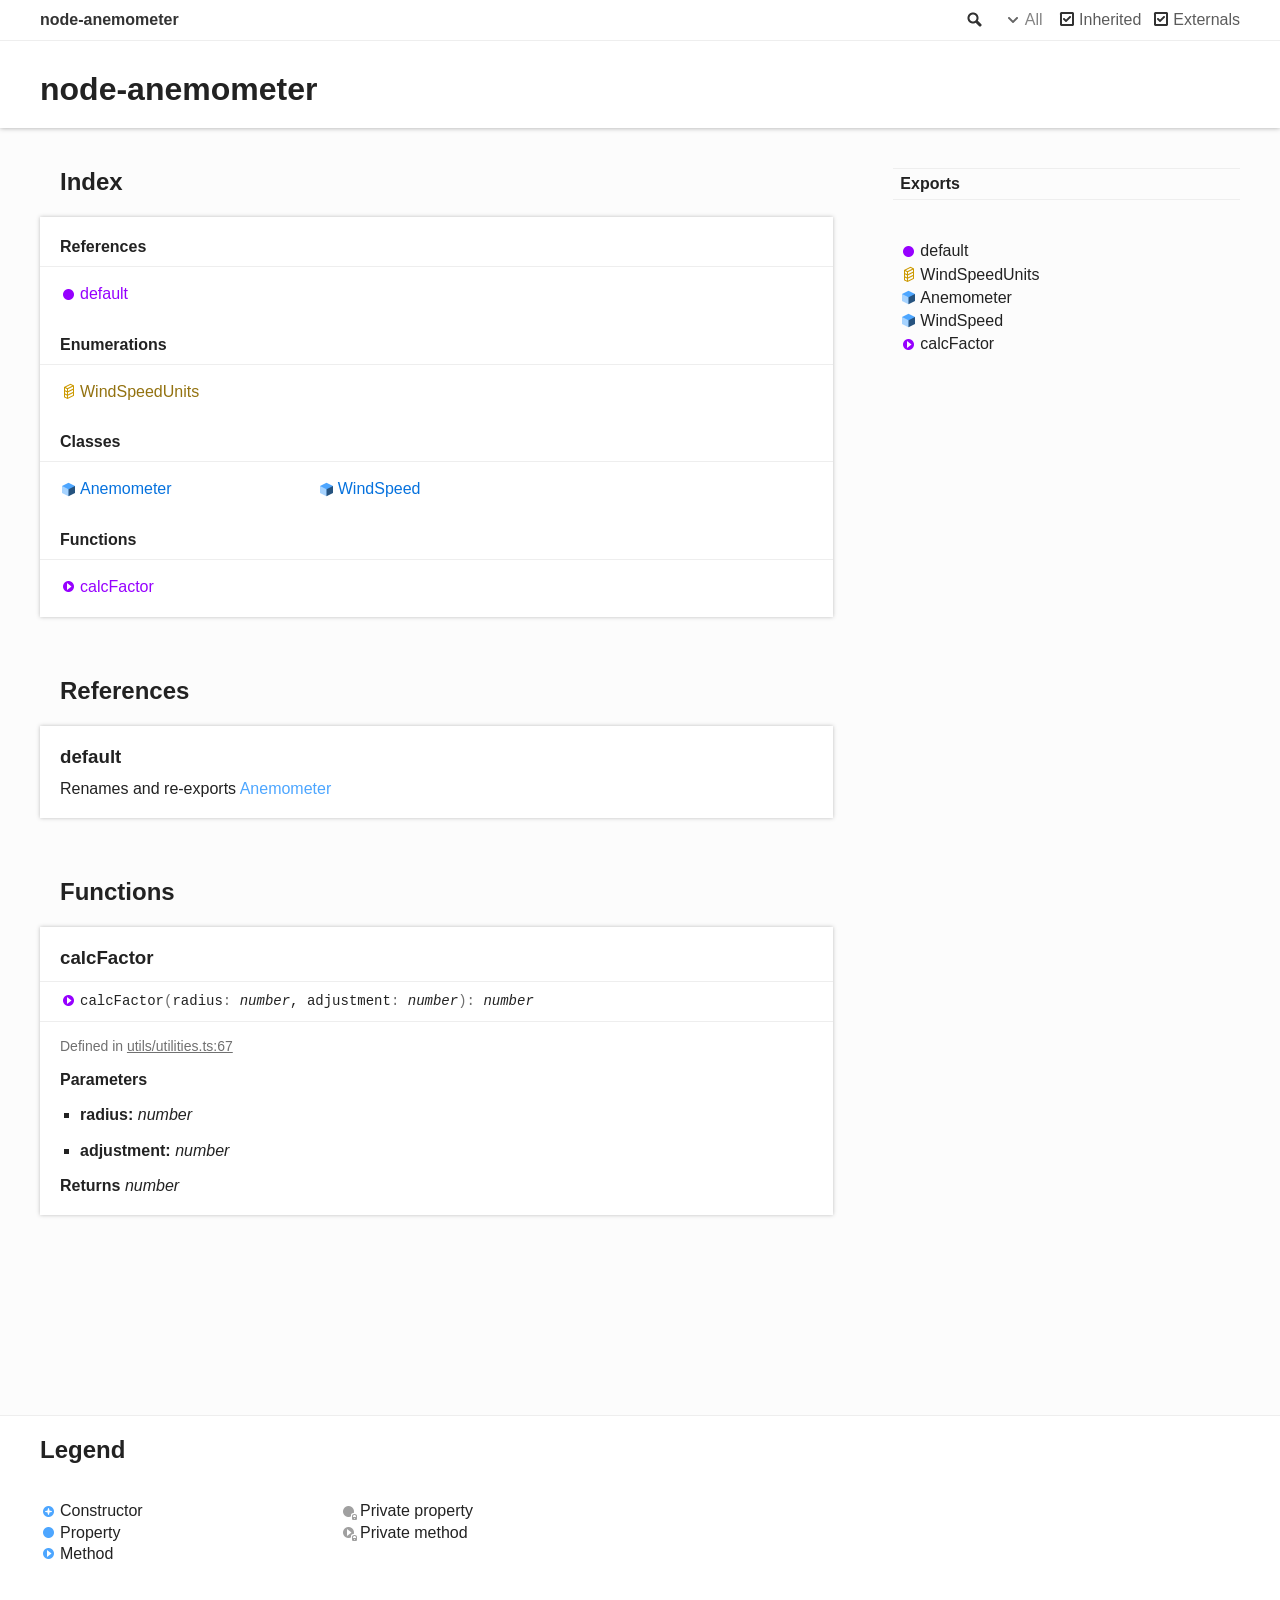
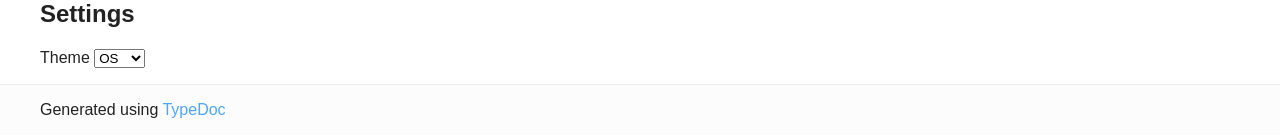
<file: modules.html>
<!DOCTYPE html><html class="default"><head><meta charSet="utf-8"/><meta http-equiv="x-ua-compatible" content="IE=edge"/><title>node-anemometer</title><meta name="description" content="Documentation for node-anemometer"/><meta name="viewport" content="width=device-width, initial-scale=1"/><link rel="stylesheet" href="assets/style.css"/><link rel="stylesheet" href="assets/highlight.css"/><script async src="assets/search.js" id="search-script"></script></head><body><script>document.body.classList.add(localStorage.getItem("tsd-theme") || "os")</script><header><div class="tsd-page-toolbar"><div class="container"><div class="table-wrap"><div class="table-cell" id="tsd-search" data-base="."><div class="field"><label for="tsd-search-field" class="tsd-widget search no-caption">Search</label><input type="text" id="tsd-search-field"/></div><ul class="results"><li class="state loading">Preparing search index...</li><li class="state failure">The search index is not available</li></ul><a href="index.html" class="title">node-anemometer</a></div><div class="table-cell" id="tsd-widgets"><div id="tsd-filter"><a href="#" class="tsd-widget options no-caption" data-toggle="options">Options</a><div class="tsd-filter-group"><div class="tsd-select" id="tsd-filter-visibility"><span class="tsd-select-label">All</span><ul class="tsd-select-list"><li data-value="public">Public</li><li data-value="protected">Public/Protected</li><li data-value="private" class="selected">All</li></ul></div> <input type="checkbox" id="tsd-filter-inherited" checked/><label class="tsd-widget" for="tsd-filter-inherited">Inherited</label><input type="checkbox" id="tsd-filter-externals" checked/><label class="tsd-widget" for="tsd-filter-externals">Externals</label></div></div><a href="#" class="tsd-widget menu no-caption" data-toggle="menu">Menu</a></div></div></div></div><div class="tsd-page-title"><div class="container"><h1>node-anemometer </h1></div></div></header><div class="container container-main"><div class="row"><div class="col-8 col-content"><section class="tsd-panel-group tsd-index-group"><h2>Index</h2><section class="tsd-panel tsd-index-panel"><div class="tsd-index-content"><section class="tsd-index-section "><h3>References</h3><ul class="tsd-index-list"><li class="tsd-kind-reference"><a href="modules.html#default" class="tsd-kind-icon">default</a></li></ul></section><section class="tsd-index-section "><h3>Enumerations</h3><ul class="tsd-index-list"><li class="tsd-kind-enum"><a href="enums/WindSpeedUnits.html" class="tsd-kind-icon">Wind<wbr/>Speed<wbr/>Units</a></li></ul></section><section class="tsd-index-section "><h3>Classes</h3><ul class="tsd-index-list"><li class="tsd-kind-class"><a href="classes/Anemometer.html" class="tsd-kind-icon">Anemometer</a></li><li class="tsd-kind-class"><a href="classes/WindSpeed.html" class="tsd-kind-icon">Wind<wbr/>Speed</a></li></ul></section><section class="tsd-index-section "><h3>Functions</h3><ul class="tsd-index-list"><li class="tsd-kind-function"><a href="modules.html#calcFactor" class="tsd-kind-icon">calc<wbr/>Factor</a></li></ul></section></div></section></section><section class="tsd-panel-group tsd-member-group "><h2>References</h2><section class="tsd-panel tsd-member tsd-kind-reference"><a id="default" class="tsd-anchor"></a><h3 class="tsd-anchor-link">default<a href="#default" aria-label="Permalink" class="tsd-anchor-icon"><svg xmlns="http://www.w3.org/2000/svg" class="icon icon-tabler icon-tabler-link" viewBox="0 0 24 24" stroke-width="2" stroke="currentColor" fill="none" stroke-linecap="round" stroke-linejoin="round"><path stroke="none" d="M0 0h24v24H0z" fill="none"></path><path d="M10 14a3.5 3.5 0 0 0 5 0l4 -4a3.5 3.5 0 0 0 -5 -5l-.5 .5"></path><path d="M14 10a3.5 3.5 0 0 0 -5 0l-4 4a3.5 3.5 0 0 0 5 5l.5 -.5"></path></svg></a></h3>Renames and re-exports <a href="classes/Anemometer.html">Anemometer</a></section></section><section class="tsd-panel-group tsd-member-group "><h2>Functions</h2><section class="tsd-panel tsd-member tsd-kind-function"><a id="calcFactor" class="tsd-anchor"></a><h3 class="tsd-anchor-link">calc<wbr/>Factor<a href="#calcFactor" aria-label="Permalink" class="tsd-anchor-icon"><svg xmlns="http://www.w3.org/2000/svg" class="icon icon-tabler icon-tabler-link" viewBox="0 0 24 24" stroke-width="2" stroke="currentColor" fill="none" stroke-linecap="round" stroke-linejoin="round"><path stroke="none" d="M0 0h24v24H0z" fill="none"></path><path d="M10 14a3.5 3.5 0 0 0 5 0l4 -4a3.5 3.5 0 0 0 -5 -5l-.5 .5"></path><path d="M14 10a3.5 3.5 0 0 0 -5 0l-4 4a3.5 3.5 0 0 0 5 5l.5 -.5"></path></svg></a></h3><ul class="tsd-signatures tsd-kind-function"><li class="tsd-signature tsd-kind-icon">calc<wbr/>Factor<span class="tsd-signature-symbol">(</span>radius<span class="tsd-signature-symbol">: </span><span class="tsd-signature-type">number</span>, adjustment<span class="tsd-signature-symbol">: </span><span class="tsd-signature-type">number</span><span class="tsd-signature-symbol">)</span><span class="tsd-signature-symbol">: </span><span class="tsd-signature-type">number</span></li></ul><ul class="tsd-descriptions"><li class="tsd-description"><aside class="tsd-sources"><ul><li>Defined in <a href="https://github.com/KillerJulian/node-anemometer/blob/b65e7cc/src/utils/utilities.ts#L67">utils/utilities.ts:67</a></li></ul></aside><h4 class="tsd-parameters-title">Parameters</h4><ul class="tsd-parameters"><li><h5>radius: <span class="tsd-signature-type">number</span></h5></li><li><h5>adjustment: <span class="tsd-signature-type">number</span></h5></li></ul><h4 class="tsd-returns-title">Returns <span class="tsd-signature-type">number</span></h4></li></ul></section></section></div><div class="col-4 col-menu menu-sticky-wrap menu-highlight"><nav class="tsd-navigation primary"><ul><li class="current"><a href="modules.html">Exports</a></li></ul></nav><nav class="tsd-navigation secondary menu-sticky"><ul><li class="tsd-kind-reference"><a href="modules.html#default" class="tsd-kind-icon">default</a></li><li class="tsd-kind-enum"><a href="enums/WindSpeedUnits.html" class="tsd-kind-icon">Wind<wbr/>Speed<wbr/>Units</a></li><li class="tsd-kind-class"><a href="classes/Anemometer.html" class="tsd-kind-icon">Anemometer</a></li><li class="tsd-kind-class"><a href="classes/WindSpeed.html" class="tsd-kind-icon">Wind<wbr/>Speed</a></li><li class="tsd-kind-function"><a href="modules.html#calcFactor" class="tsd-kind-icon">calc<wbr/>Factor</a></li></ul></nav></div></div></div><footer class="with-border-bottom"><div class="container"><h2>Legend</h2><div class="tsd-legend-group"><ul class="tsd-legend"><li class="tsd-kind-constructor tsd-parent-kind-class"><span class="tsd-kind-icon">Constructor</span></li><li class="tsd-kind-property tsd-parent-kind-class"><span class="tsd-kind-icon">Property</span></li><li class="tsd-kind-method tsd-parent-kind-class"><span class="tsd-kind-icon">Method</span></li></ul><ul class="tsd-legend"><li class="tsd-kind-property tsd-parent-kind-class tsd-is-private"><span class="tsd-kind-icon">Private property</span></li><li class="tsd-kind-method tsd-parent-kind-class tsd-is-private"><span class="tsd-kind-icon">Private method</span></li></ul></div><h2>Settings</h2><p>Theme <select id="theme"><option value="os">OS</option><option value="light">Light</option><option value="dark">Dark</option></select></p></div></footer><div class="container tsd-generator"><p>Generated using <a href="https://typedoc.org/" target="_blank">TypeDoc</a></p></div><div class="overlay"></div><script src="assets/main.js"></script></body></html>
</file>
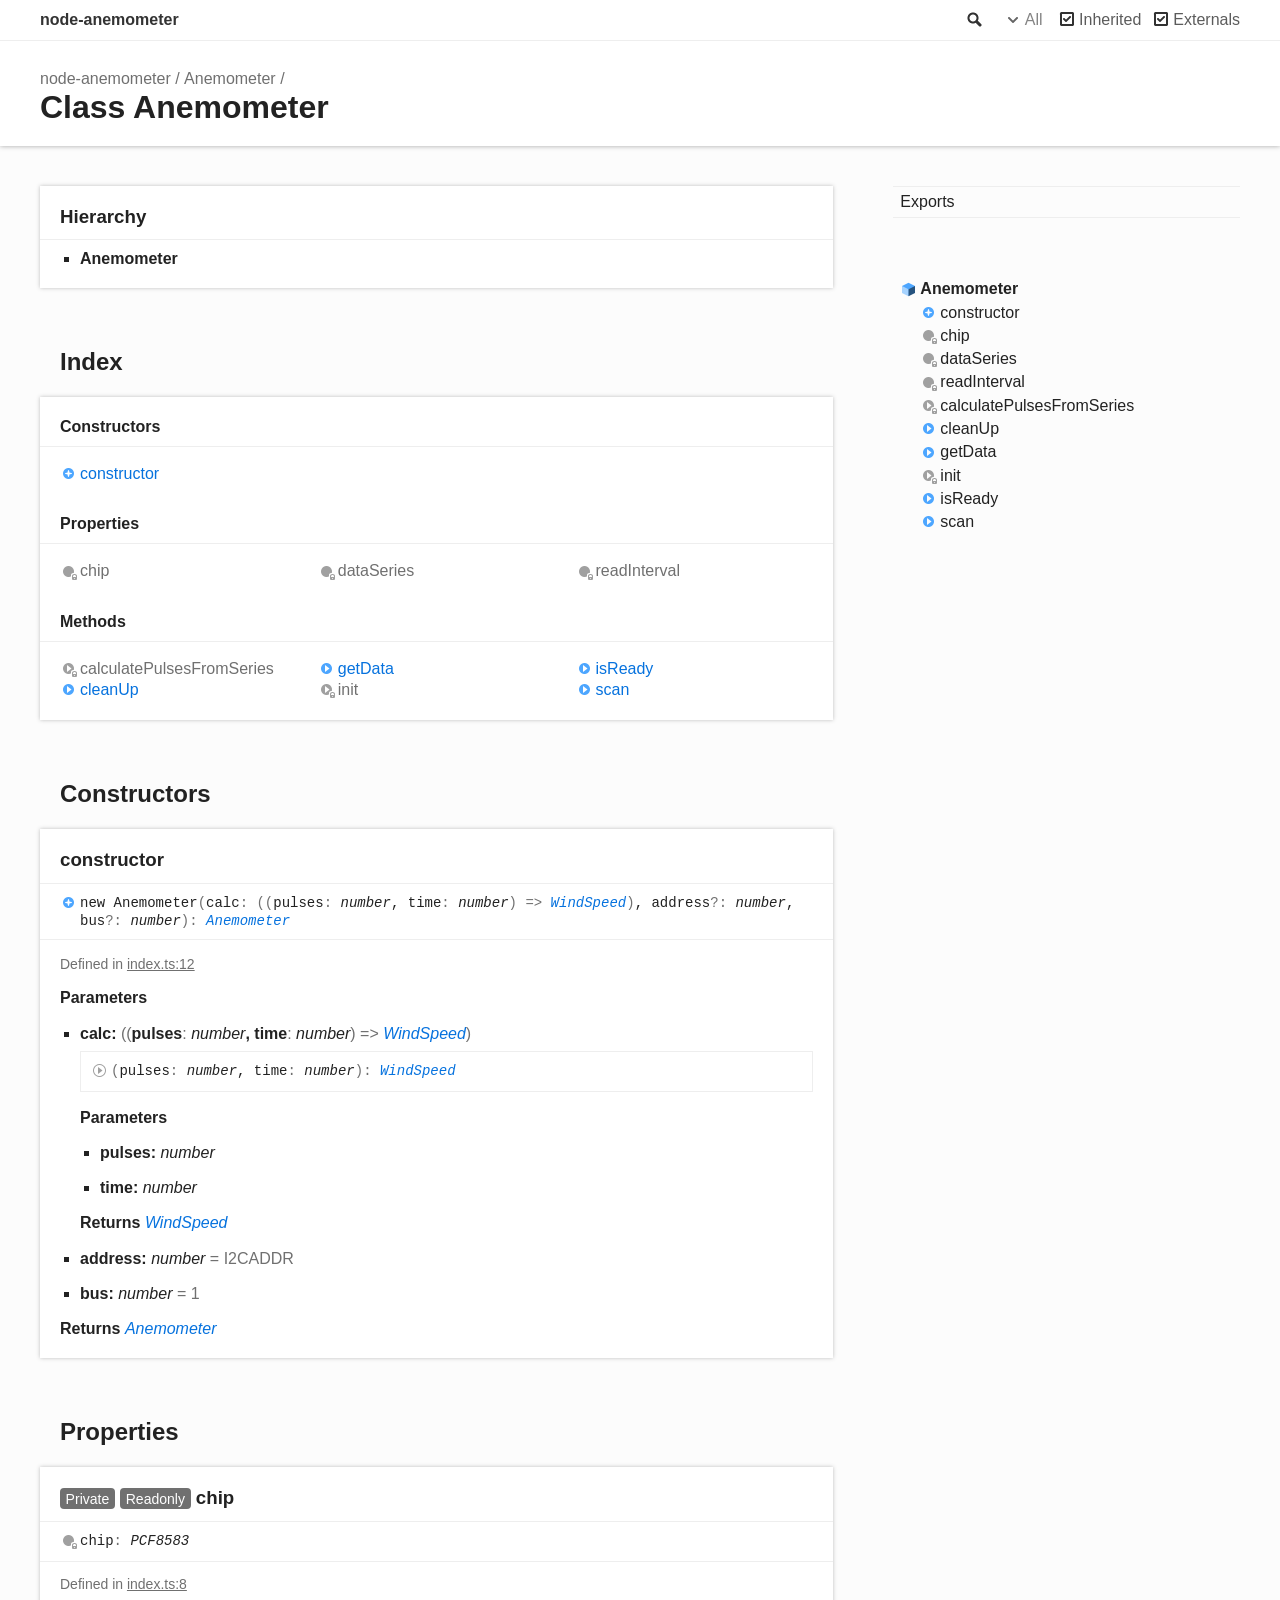
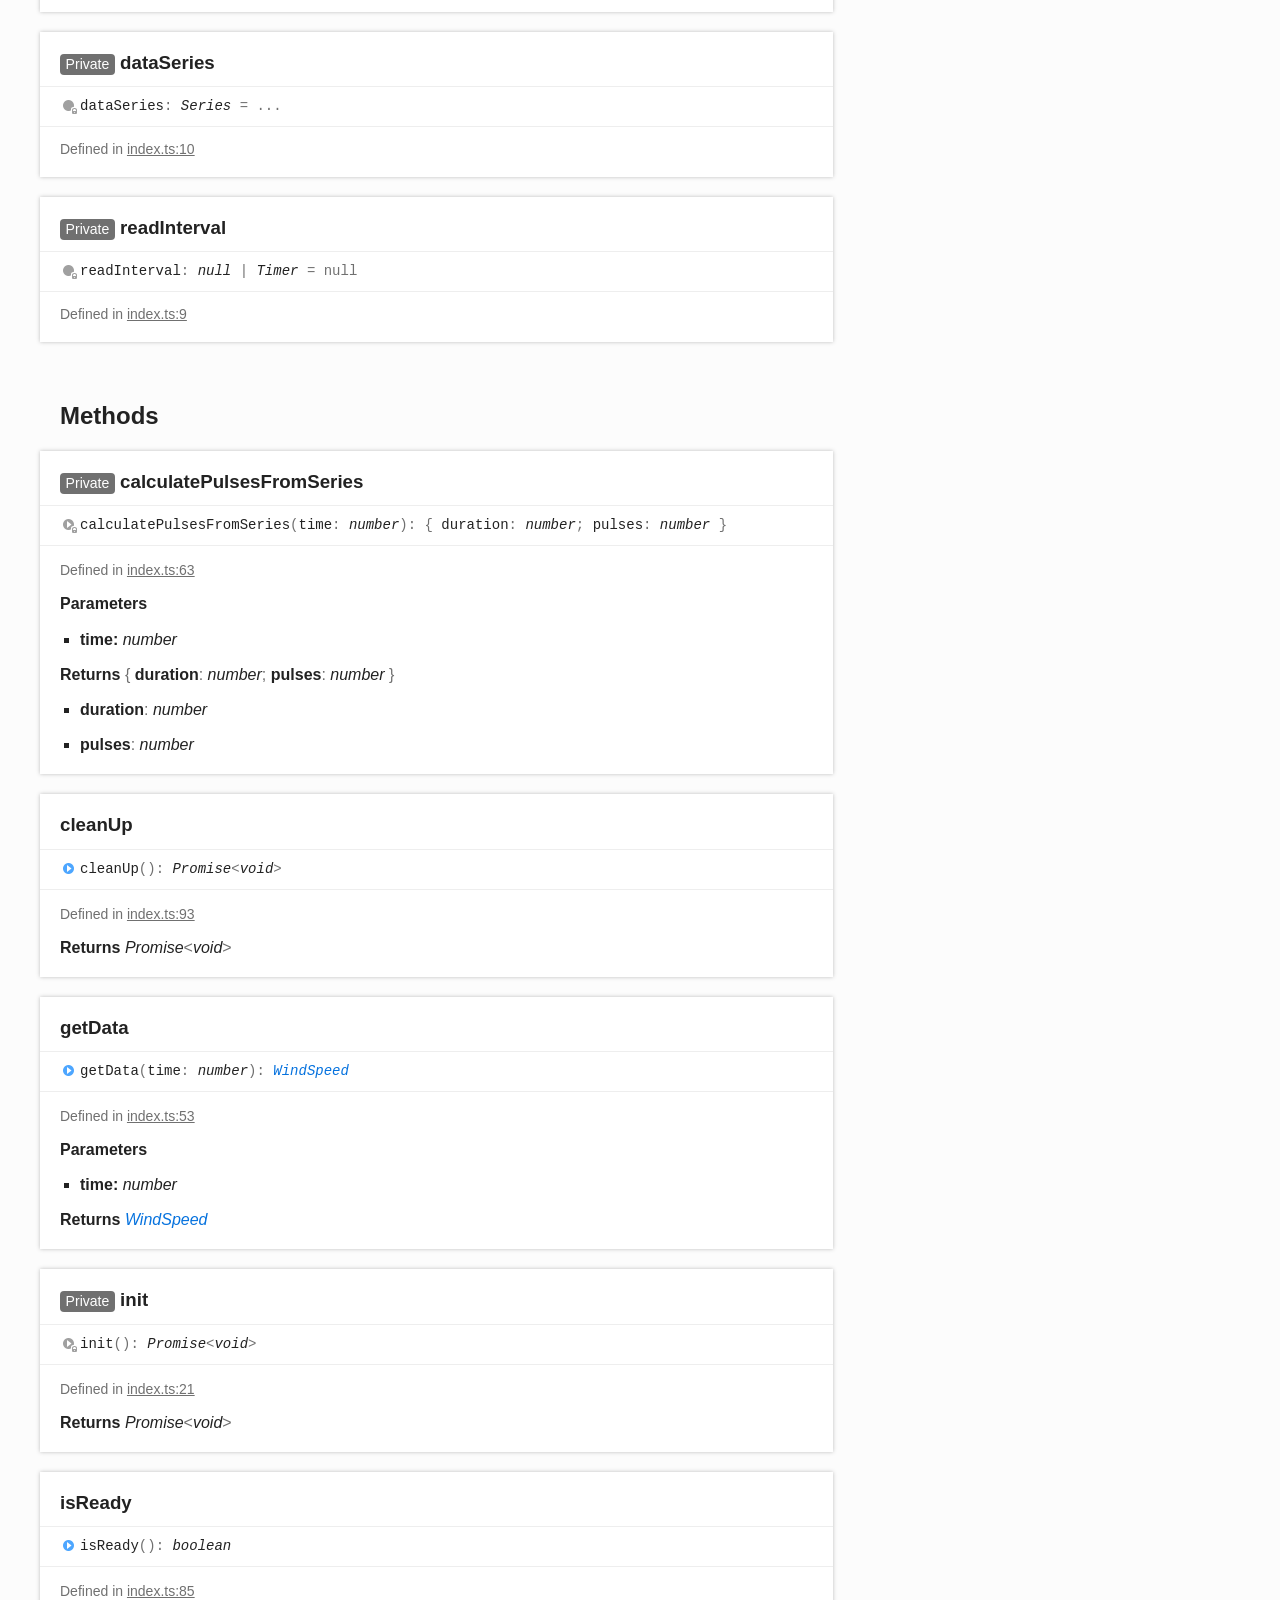
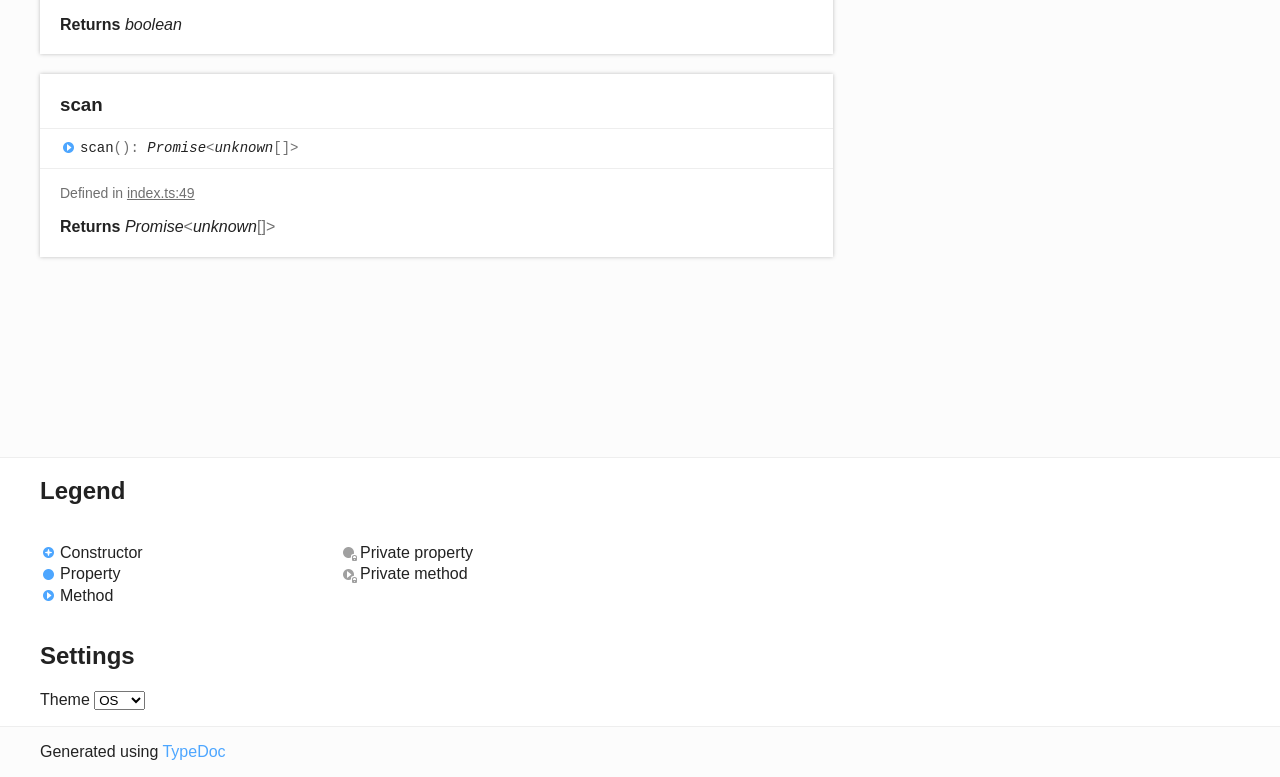
<file: classes/Anemometer.html>
<!DOCTYPE html><html class="default"><head><meta charSet="utf-8"/><meta http-equiv="x-ua-compatible" content="IE=edge"/><title>Anemometer | node-anemometer</title><meta name="description" content="Documentation for node-anemometer"/><meta name="viewport" content="width=device-width, initial-scale=1"/><link rel="stylesheet" href="../assets/style.css"/><link rel="stylesheet" href="../assets/highlight.css"/><script async src="../assets/search.js" id="search-script"></script></head><body><script>document.body.classList.add(localStorage.getItem("tsd-theme") || "os")</script><header><div class="tsd-page-toolbar"><div class="container"><div class="table-wrap"><div class="table-cell" id="tsd-search" data-base=".."><div class="field"><label for="tsd-search-field" class="tsd-widget search no-caption">Search</label><input type="text" id="tsd-search-field"/></div><ul class="results"><li class="state loading">Preparing search index...</li><li class="state failure">The search index is not available</li></ul><a href="../index.html" class="title">node-anemometer</a></div><div class="table-cell" id="tsd-widgets"><div id="tsd-filter"><a href="#" class="tsd-widget options no-caption" data-toggle="options">Options</a><div class="tsd-filter-group"><div class="tsd-select" id="tsd-filter-visibility"><span class="tsd-select-label">All</span><ul class="tsd-select-list"><li data-value="public">Public</li><li data-value="protected">Public/Protected</li><li data-value="private" class="selected">All</li></ul></div> <input type="checkbox" id="tsd-filter-inherited" checked/><label class="tsd-widget" for="tsd-filter-inherited">Inherited</label><input type="checkbox" id="tsd-filter-externals" checked/><label class="tsd-widget" for="tsd-filter-externals">Externals</label></div></div><a href="#" class="tsd-widget menu no-caption" data-toggle="menu">Menu</a></div></div></div></div><div class="tsd-page-title"><div class="container"><ul class="tsd-breadcrumb"><li><a href="../modules.html">node-anemometer</a></li><li><a href="Anemometer.html">Anemometer</a></li></ul><h1>Class Anemometer </h1></div></div></header><div class="container container-main"><div class="row"><div class="col-8 col-content"><section class="tsd-panel tsd-hierarchy"><h3>Hierarchy</h3><ul class="tsd-hierarchy"><li><span class="target">Anemometer</span></li></ul></section><section class="tsd-panel-group tsd-index-group"><h2>Index</h2><section class="tsd-panel tsd-index-panel"><div class="tsd-index-content"><section class="tsd-index-section "><h3>Constructors</h3><ul class="tsd-index-list"><li class="tsd-kind-constructor tsd-parent-kind-class"><a href="Anemometer.html#constructor" class="tsd-kind-icon">constructor</a></li></ul></section><section class="tsd-index-section tsd-is-private tsd-is-private-protected"><h3>Properties</h3><ul class="tsd-index-list"><li class="tsd-kind-property tsd-parent-kind-class tsd-is-private"><a href="Anemometer.html#chip" class="tsd-kind-icon">chip</a></li><li class="tsd-kind-property tsd-parent-kind-class tsd-is-private"><a href="Anemometer.html#dataSeries" class="tsd-kind-icon">data<wbr/>Series</a></li><li class="tsd-kind-property tsd-parent-kind-class tsd-is-private"><a href="Anemometer.html#readInterval" class="tsd-kind-icon">read<wbr/>Interval</a></li></ul></section><section class="tsd-index-section "><h3>Methods</h3><ul class="tsd-index-list"><li class="tsd-kind-method tsd-parent-kind-class tsd-is-private"><a href="Anemometer.html#calculatePulsesFromSeries" class="tsd-kind-icon">calculate<wbr/>Pulses<wbr/>From<wbr/>Series</a></li><li class="tsd-kind-method tsd-parent-kind-class"><a href="Anemometer.html#cleanUp" class="tsd-kind-icon">clean<wbr/>Up</a></li><li class="tsd-kind-method tsd-parent-kind-class"><a href="Anemometer.html#getData" class="tsd-kind-icon">get<wbr/>Data</a></li><li class="tsd-kind-method tsd-parent-kind-class tsd-is-private"><a href="Anemometer.html#init" class="tsd-kind-icon">init</a></li><li class="tsd-kind-method tsd-parent-kind-class"><a href="Anemometer.html#isReady" class="tsd-kind-icon">is<wbr/>Ready</a></li><li class="tsd-kind-method tsd-parent-kind-class"><a href="Anemometer.html#scan" class="tsd-kind-icon">scan</a></li></ul></section></div></section></section><section class="tsd-panel-group tsd-member-group "><h2>Constructors</h2><section class="tsd-panel tsd-member tsd-kind-constructor tsd-parent-kind-class"><a id="constructor" class="tsd-anchor"></a><h3 class="tsd-anchor-link">constructor<a href="#constructor" aria-label="Permalink" class="tsd-anchor-icon"><svg xmlns="http://www.w3.org/2000/svg" class="icon icon-tabler icon-tabler-link" viewBox="0 0 24 24" stroke-width="2" stroke="currentColor" fill="none" stroke-linecap="round" stroke-linejoin="round"><path stroke="none" d="M0 0h24v24H0z" fill="none"></path><path d="M10 14a3.5 3.5 0 0 0 5 0l4 -4a3.5 3.5 0 0 0 -5 -5l-.5 .5"></path><path d="M14 10a3.5 3.5 0 0 0 -5 0l-4 4a3.5 3.5 0 0 0 5 5l.5 -.5"></path></svg></a></h3><ul class="tsd-signatures tsd-kind-constructor tsd-parent-kind-class"><li class="tsd-signature tsd-kind-icon">new <wbr/>Anemometer<span class="tsd-signature-symbol">(</span>calc<span class="tsd-signature-symbol">: </span><span class="tsd-signature-symbol">(</span><span class="tsd-signature-symbol">(</span>pulses<span class="tsd-signature-symbol">: </span><span class="tsd-signature-type">number</span>, time<span class="tsd-signature-symbol">: </span><span class="tsd-signature-type">number</span><span class="tsd-signature-symbol">)</span><span class="tsd-signature-symbol"> =&gt; </span><a href="WindSpeed.html" class="tsd-signature-type" data-tsd-kind="Class">WindSpeed</a><span class="tsd-signature-symbol">)</span>, address<span class="tsd-signature-symbol">?: </span><span class="tsd-signature-type">number</span>, bus<span class="tsd-signature-symbol">?: </span><span class="tsd-signature-type">number</span><span class="tsd-signature-symbol">)</span><span class="tsd-signature-symbol">: </span><a href="Anemometer.html" class="tsd-signature-type" data-tsd-kind="Class">Anemometer</a></li></ul><ul class="tsd-descriptions"><li class="tsd-description"><aside class="tsd-sources"><ul><li>Defined in <a href="https://github.com/KillerJulian/node-anemometer/blob/b65e7cc/src/index.ts#L12">index.ts:12</a></li></ul></aside><h4 class="tsd-parameters-title">Parameters</h4><ul class="tsd-parameters"><li><h5>calc: <span class="tsd-signature-symbol">(</span><span class="tsd-signature-symbol">(</span>pulses<span class="tsd-signature-symbol">: </span><span class="tsd-signature-type">number</span>, time<span class="tsd-signature-symbol">: </span><span class="tsd-signature-type">number</span><span class="tsd-signature-symbol">)</span><span class="tsd-signature-symbol"> =&gt; </span><a href="WindSpeed.html" class="tsd-signature-type" data-tsd-kind="Class">WindSpeed</a><span class="tsd-signature-symbol">)</span></h5><ul class="tsd-parameters"><li class="tsd-parameter-signature"><ul class="tsd-signatures tsd-kind-type-literal"><li class="tsd-signature tsd-kind-icon"><span class="tsd-signature-symbol">(</span>pulses<span class="tsd-signature-symbol">: </span><span class="tsd-signature-type">number</span>, time<span class="tsd-signature-symbol">: </span><span class="tsd-signature-type">number</span><span class="tsd-signature-symbol">)</span><span class="tsd-signature-symbol">: </span><a href="WindSpeed.html" class="tsd-signature-type" data-tsd-kind="Class">WindSpeed</a></li></ul><ul class="tsd-descriptions"><li class="tsd-description"><h4 class="tsd-parameters-title">Parameters</h4><ul class="tsd-parameters"><li><h5>pulses: <span class="tsd-signature-type">number</span></h5></li><li><h5>time: <span class="tsd-signature-type">number</span></h5></li></ul><h4 class="tsd-returns-title">Returns <a href="WindSpeed.html" class="tsd-signature-type" data-tsd-kind="Class">WindSpeed</a></h4></li></ul></li></ul></li><li><h5>address: <span class="tsd-signature-type">number</span><span class="tsd-signature-symbol"> = I2CADDR</span></h5></li><li><h5>bus: <span class="tsd-signature-type">number</span><span class="tsd-signature-symbol"> = 1</span></h5></li></ul><h4 class="tsd-returns-title">Returns <a href="Anemometer.html" class="tsd-signature-type" data-tsd-kind="Class">Anemometer</a></h4></li></ul></section></section><section class="tsd-panel-group tsd-member-group tsd-is-private tsd-is-private-protected"><h2>Properties</h2><section class="tsd-panel tsd-member tsd-kind-property tsd-parent-kind-class tsd-is-private"><a id="chip" class="tsd-anchor"></a><h3 class="tsd-anchor-link"><span class="tsd-flag ts-flagPrivate">Private</span> <span class="tsd-flag ts-flagReadonly">Readonly</span> chip<a href="#chip" aria-label="Permalink" class="tsd-anchor-icon"><svg xmlns="http://www.w3.org/2000/svg" class="icon icon-tabler icon-tabler-link" viewBox="0 0 24 24" stroke-width="2" stroke="currentColor" fill="none" stroke-linecap="round" stroke-linejoin="round"><path stroke="none" d="M0 0h24v24H0z" fill="none"></path><path d="M10 14a3.5 3.5 0 0 0 5 0l4 -4a3.5 3.5 0 0 0 -5 -5l-.5 .5"></path><path d="M14 10a3.5 3.5 0 0 0 -5 0l-4 4a3.5 3.5 0 0 0 5 5l.5 -.5"></path></svg></a></h3><div class="tsd-signature tsd-kind-icon">chip<span class="tsd-signature-symbol">:</span> <span class="tsd-signature-type">PCF8583</span></div><aside class="tsd-sources"><ul><li>Defined in <a href="https://github.com/KillerJulian/node-anemometer/blob/b65e7cc/src/index.ts#L8">index.ts:8</a></li></ul></aside></section><section class="tsd-panel tsd-member tsd-kind-property tsd-parent-kind-class tsd-is-private"><a id="dataSeries" class="tsd-anchor"></a><h3 class="tsd-anchor-link"><span class="tsd-flag ts-flagPrivate">Private</span> data<wbr/>Series<a href="#dataSeries" aria-label="Permalink" class="tsd-anchor-icon"><svg xmlns="http://www.w3.org/2000/svg" class="icon icon-tabler icon-tabler-link" viewBox="0 0 24 24" stroke-width="2" stroke="currentColor" fill="none" stroke-linecap="round" stroke-linejoin="round"><path stroke="none" d="M0 0h24v24H0z" fill="none"></path><path d="M10 14a3.5 3.5 0 0 0 5 0l4 -4a3.5 3.5 0 0 0 -5 -5l-.5 .5"></path><path d="M14 10a3.5 3.5 0 0 0 -5 0l-4 4a3.5 3.5 0 0 0 5 5l.5 -.5"></path></svg></a></h3><div class="tsd-signature tsd-kind-icon">data<wbr/>Series<span class="tsd-signature-symbol">:</span> <span class="tsd-signature-type">Series</span><span class="tsd-signature-symbol"> = ...</span></div><aside class="tsd-sources"><ul><li>Defined in <a href="https://github.com/KillerJulian/node-anemometer/blob/b65e7cc/src/index.ts#L10">index.ts:10</a></li></ul></aside></section><section class="tsd-panel tsd-member tsd-kind-property tsd-parent-kind-class tsd-is-private"><a id="readInterval" class="tsd-anchor"></a><h3 class="tsd-anchor-link"><span class="tsd-flag ts-flagPrivate">Private</span> read<wbr/>Interval<a href="#readInterval" aria-label="Permalink" class="tsd-anchor-icon"><svg xmlns="http://www.w3.org/2000/svg" class="icon icon-tabler icon-tabler-link" viewBox="0 0 24 24" stroke-width="2" stroke="currentColor" fill="none" stroke-linecap="round" stroke-linejoin="round"><path stroke="none" d="M0 0h24v24H0z" fill="none"></path><path d="M10 14a3.5 3.5 0 0 0 5 0l4 -4a3.5 3.5 0 0 0 -5 -5l-.5 .5"></path><path d="M14 10a3.5 3.5 0 0 0 -5 0l-4 4a3.5 3.5 0 0 0 5 5l.5 -.5"></path></svg></a></h3><div class="tsd-signature tsd-kind-icon">read<wbr/>Interval<span class="tsd-signature-symbol">:</span> <span class="tsd-signature-type">null</span><span class="tsd-signature-symbol"> | </span><span class="tsd-signature-type">Timer</span><span class="tsd-signature-symbol"> = null</span></div><aside class="tsd-sources"><ul><li>Defined in <a href="https://github.com/KillerJulian/node-anemometer/blob/b65e7cc/src/index.ts#L9">index.ts:9</a></li></ul></aside></section></section><section class="tsd-panel-group tsd-member-group "><h2>Methods</h2><section class="tsd-panel tsd-member tsd-kind-method tsd-parent-kind-class tsd-is-private"><a id="calculatePulsesFromSeries" class="tsd-anchor"></a><h3 class="tsd-anchor-link"><span class="tsd-flag ts-flagPrivate">Private</span> calculate<wbr/>Pulses<wbr/>From<wbr/>Series<a href="#calculatePulsesFromSeries" aria-label="Permalink" class="tsd-anchor-icon"><svg xmlns="http://www.w3.org/2000/svg" class="icon icon-tabler icon-tabler-link" viewBox="0 0 24 24" stroke-width="2" stroke="currentColor" fill="none" stroke-linecap="round" stroke-linejoin="round"><path stroke="none" d="M0 0h24v24H0z" fill="none"></path><path d="M10 14a3.5 3.5 0 0 0 5 0l4 -4a3.5 3.5 0 0 0 -5 -5l-.5 .5"></path><path d="M14 10a3.5 3.5 0 0 0 -5 0l-4 4a3.5 3.5 0 0 0 5 5l.5 -.5"></path></svg></a></h3><ul class="tsd-signatures tsd-kind-method tsd-parent-kind-class tsd-is-private"><li class="tsd-signature tsd-kind-icon">calculate<wbr/>Pulses<wbr/>From<wbr/>Series<span class="tsd-signature-symbol">(</span>time<span class="tsd-signature-symbol">: </span><span class="tsd-signature-type">number</span><span class="tsd-signature-symbol">)</span><span class="tsd-signature-symbol">: </span><span class="tsd-signature-symbol">{ </span>duration<span class="tsd-signature-symbol">: </span><span class="tsd-signature-type">number</span><span class="tsd-signature-symbol">; </span>pulses<span class="tsd-signature-symbol">: </span><span class="tsd-signature-type">number</span><span class="tsd-signature-symbol"> }</span></li></ul><ul class="tsd-descriptions"><li class="tsd-description"><aside class="tsd-sources"><ul><li>Defined in <a href="https://github.com/KillerJulian/node-anemometer/blob/b65e7cc/src/index.ts#L63">index.ts:63</a></li></ul></aside><h4 class="tsd-parameters-title">Parameters</h4><ul class="tsd-parameters"><li><h5>time: <span class="tsd-signature-type">number</span></h5></li></ul><h4 class="tsd-returns-title">Returns <span class="tsd-signature-symbol">{ </span>duration<span class="tsd-signature-symbol">: </span><span class="tsd-signature-type">number</span><span class="tsd-signature-symbol">; </span>pulses<span class="tsd-signature-symbol">: </span><span class="tsd-signature-type">number</span><span class="tsd-signature-symbol"> }</span></h4><ul class="tsd-parameters"><li class="tsd-parameter"><h5>duration<span class="tsd-signature-symbol">: </span><span class="tsd-signature-type">number</span></h5></li><li class="tsd-parameter"><h5>pulses<span class="tsd-signature-symbol">: </span><span class="tsd-signature-type">number</span></h5></li></ul></li></ul></section><section class="tsd-panel tsd-member tsd-kind-method tsd-parent-kind-class"><a id="cleanUp" class="tsd-anchor"></a><h3 class="tsd-anchor-link">clean<wbr/>Up<a href="#cleanUp" aria-label="Permalink" class="tsd-anchor-icon"><svg xmlns="http://www.w3.org/2000/svg" class="icon icon-tabler icon-tabler-link" viewBox="0 0 24 24" stroke-width="2" stroke="currentColor" fill="none" stroke-linecap="round" stroke-linejoin="round"><path stroke="none" d="M0 0h24v24H0z" fill="none"></path><path d="M10 14a3.5 3.5 0 0 0 5 0l4 -4a3.5 3.5 0 0 0 -5 -5l-.5 .5"></path><path d="M14 10a3.5 3.5 0 0 0 -5 0l-4 4a3.5 3.5 0 0 0 5 5l.5 -.5"></path></svg></a></h3><ul class="tsd-signatures tsd-kind-method tsd-parent-kind-class"><li class="tsd-signature tsd-kind-icon">clean<wbr/>Up<span class="tsd-signature-symbol">(</span><span class="tsd-signature-symbol">)</span><span class="tsd-signature-symbol">: </span><span class="tsd-signature-type">Promise</span><span class="tsd-signature-symbol">&lt;</span><span class="tsd-signature-type">void</span><span class="tsd-signature-symbol">&gt;</span></li></ul><ul class="tsd-descriptions"><li class="tsd-description"><aside class="tsd-sources"><ul><li>Defined in <a href="https://github.com/KillerJulian/node-anemometer/blob/b65e7cc/src/index.ts#L93">index.ts:93</a></li></ul></aside><h4 class="tsd-returns-title">Returns <span class="tsd-signature-type">Promise</span><span class="tsd-signature-symbol">&lt;</span><span class="tsd-signature-type">void</span><span class="tsd-signature-symbol">&gt;</span></h4></li></ul></section><section class="tsd-panel tsd-member tsd-kind-method tsd-parent-kind-class"><a id="getData" class="tsd-anchor"></a><h3 class="tsd-anchor-link">get<wbr/>Data<a href="#getData" aria-label="Permalink" class="tsd-anchor-icon"><svg xmlns="http://www.w3.org/2000/svg" class="icon icon-tabler icon-tabler-link" viewBox="0 0 24 24" stroke-width="2" stroke="currentColor" fill="none" stroke-linecap="round" stroke-linejoin="round"><path stroke="none" d="M0 0h24v24H0z" fill="none"></path><path d="M10 14a3.5 3.5 0 0 0 5 0l4 -4a3.5 3.5 0 0 0 -5 -5l-.5 .5"></path><path d="M14 10a3.5 3.5 0 0 0 -5 0l-4 4a3.5 3.5 0 0 0 5 5l.5 -.5"></path></svg></a></h3><ul class="tsd-signatures tsd-kind-method tsd-parent-kind-class"><li class="tsd-signature tsd-kind-icon">get<wbr/>Data<span class="tsd-signature-symbol">(</span>time<span class="tsd-signature-symbol">: </span><span class="tsd-signature-type">number</span><span class="tsd-signature-symbol">)</span><span class="tsd-signature-symbol">: </span><a href="WindSpeed.html" class="tsd-signature-type" data-tsd-kind="Class">WindSpeed</a></li></ul><ul class="tsd-descriptions"><li class="tsd-description"><aside class="tsd-sources"><ul><li>Defined in <a href="https://github.com/KillerJulian/node-anemometer/blob/b65e7cc/src/index.ts#L53">index.ts:53</a></li></ul></aside><h4 class="tsd-parameters-title">Parameters</h4><ul class="tsd-parameters"><li><h5>time: <span class="tsd-signature-type">number</span></h5></li></ul><h4 class="tsd-returns-title">Returns <a href="WindSpeed.html" class="tsd-signature-type" data-tsd-kind="Class">WindSpeed</a></h4></li></ul></section><section class="tsd-panel tsd-member tsd-kind-method tsd-parent-kind-class tsd-is-private"><a id="init" class="tsd-anchor"></a><h3 class="tsd-anchor-link"><span class="tsd-flag ts-flagPrivate">Private</span> init<a href="#init" aria-label="Permalink" class="tsd-anchor-icon"><svg xmlns="http://www.w3.org/2000/svg" class="icon icon-tabler icon-tabler-link" viewBox="0 0 24 24" stroke-width="2" stroke="currentColor" fill="none" stroke-linecap="round" stroke-linejoin="round"><path stroke="none" d="M0 0h24v24H0z" fill="none"></path><path d="M10 14a3.5 3.5 0 0 0 5 0l4 -4a3.5 3.5 0 0 0 -5 -5l-.5 .5"></path><path d="M14 10a3.5 3.5 0 0 0 -5 0l-4 4a3.5 3.5 0 0 0 5 5l.5 -.5"></path></svg></a></h3><ul class="tsd-signatures tsd-kind-method tsd-parent-kind-class tsd-is-private"><li class="tsd-signature tsd-kind-icon">init<span class="tsd-signature-symbol">(</span><span class="tsd-signature-symbol">)</span><span class="tsd-signature-symbol">: </span><span class="tsd-signature-type">Promise</span><span class="tsd-signature-symbol">&lt;</span><span class="tsd-signature-type">void</span><span class="tsd-signature-symbol">&gt;</span></li></ul><ul class="tsd-descriptions"><li class="tsd-description"><aside class="tsd-sources"><ul><li>Defined in <a href="https://github.com/KillerJulian/node-anemometer/blob/b65e7cc/src/index.ts#L21">index.ts:21</a></li></ul></aside><h4 class="tsd-returns-title">Returns <span class="tsd-signature-type">Promise</span><span class="tsd-signature-symbol">&lt;</span><span class="tsd-signature-type">void</span><span class="tsd-signature-symbol">&gt;</span></h4></li></ul></section><section class="tsd-panel tsd-member tsd-kind-method tsd-parent-kind-class"><a id="isReady" class="tsd-anchor"></a><h3 class="tsd-anchor-link">is<wbr/>Ready<a href="#isReady" aria-label="Permalink" class="tsd-anchor-icon"><svg xmlns="http://www.w3.org/2000/svg" class="icon icon-tabler icon-tabler-link" viewBox="0 0 24 24" stroke-width="2" stroke="currentColor" fill="none" stroke-linecap="round" stroke-linejoin="round"><path stroke="none" d="M0 0h24v24H0z" fill="none"></path><path d="M10 14a3.5 3.5 0 0 0 5 0l4 -4a3.5 3.5 0 0 0 -5 -5l-.5 .5"></path><path d="M14 10a3.5 3.5 0 0 0 -5 0l-4 4a3.5 3.5 0 0 0 5 5l.5 -.5"></path></svg></a></h3><ul class="tsd-signatures tsd-kind-method tsd-parent-kind-class"><li class="tsd-signature tsd-kind-icon">is<wbr/>Ready<span class="tsd-signature-symbol">(</span><span class="tsd-signature-symbol">)</span><span class="tsd-signature-symbol">: </span><span class="tsd-signature-type">boolean</span></li></ul><ul class="tsd-descriptions"><li class="tsd-description"><aside class="tsd-sources"><ul><li>Defined in <a href="https://github.com/KillerJulian/node-anemometer/blob/b65e7cc/src/index.ts#L85">index.ts:85</a></li></ul></aside><h4 class="tsd-returns-title">Returns <span class="tsd-signature-type">boolean</span></h4></li></ul></section><section class="tsd-panel tsd-member tsd-kind-method tsd-parent-kind-class"><a id="scan" class="tsd-anchor"></a><h3 class="tsd-anchor-link">scan<a href="#scan" aria-label="Permalink" class="tsd-anchor-icon"><svg xmlns="http://www.w3.org/2000/svg" class="icon icon-tabler icon-tabler-link" viewBox="0 0 24 24" stroke-width="2" stroke="currentColor" fill="none" stroke-linecap="round" stroke-linejoin="round"><path stroke="none" d="M0 0h24v24H0z" fill="none"></path><path d="M10 14a3.5 3.5 0 0 0 5 0l4 -4a3.5 3.5 0 0 0 -5 -5l-.5 .5"></path><path d="M14 10a3.5 3.5 0 0 0 -5 0l-4 4a3.5 3.5 0 0 0 5 5l.5 -.5"></path></svg></a></h3><ul class="tsd-signatures tsd-kind-method tsd-parent-kind-class"><li class="tsd-signature tsd-kind-icon">scan<span class="tsd-signature-symbol">(</span><span class="tsd-signature-symbol">)</span><span class="tsd-signature-symbol">: </span><span class="tsd-signature-type">Promise</span><span class="tsd-signature-symbol">&lt;</span><span class="tsd-signature-type">unknown</span><span class="tsd-signature-symbol">[]</span><span class="tsd-signature-symbol">&gt;</span></li></ul><ul class="tsd-descriptions"><li class="tsd-description"><aside class="tsd-sources"><ul><li>Defined in <a href="https://github.com/KillerJulian/node-anemometer/blob/b65e7cc/src/index.ts#L49">index.ts:49</a></li></ul></aside><h4 class="tsd-returns-title">Returns <span class="tsd-signature-type">Promise</span><span class="tsd-signature-symbol">&lt;</span><span class="tsd-signature-type">unknown</span><span class="tsd-signature-symbol">[]</span><span class="tsd-signature-symbol">&gt;</span></h4></li></ul></section></section></div><div class="col-4 col-menu menu-sticky-wrap menu-highlight"><nav class="tsd-navigation primary"><ul><li class=""><a href="../modules.html">Exports</a></li></ul></nav><nav class="tsd-navigation secondary menu-sticky"><ul><li class="current tsd-kind-class"><a href="Anemometer.html" class="tsd-kind-icon">Anemometer</a><ul><li class="tsd-kind-constructor tsd-parent-kind-class"><a href="Anemometer.html#constructor" class="tsd-kind-icon">constructor</a></li><li class="tsd-kind-property tsd-parent-kind-class tsd-is-private"><a href="Anemometer.html#chip" class="tsd-kind-icon">chip</a></li><li class="tsd-kind-property tsd-parent-kind-class tsd-is-private"><a href="Anemometer.html#dataSeries" class="tsd-kind-icon">data<wbr/>Series</a></li><li class="tsd-kind-property tsd-parent-kind-class tsd-is-private"><a href="Anemometer.html#readInterval" class="tsd-kind-icon">read<wbr/>Interval</a></li><li class="tsd-kind-method tsd-parent-kind-class tsd-is-private"><a href="Anemometer.html#calculatePulsesFromSeries" class="tsd-kind-icon">calculate<wbr/>Pulses<wbr/>From<wbr/>Series</a></li><li class="tsd-kind-method tsd-parent-kind-class"><a href="Anemometer.html#cleanUp" class="tsd-kind-icon">clean<wbr/>Up</a></li><li class="tsd-kind-method tsd-parent-kind-class"><a href="Anemometer.html#getData" class="tsd-kind-icon">get<wbr/>Data</a></li><li class="tsd-kind-method tsd-parent-kind-class tsd-is-private"><a href="Anemometer.html#init" class="tsd-kind-icon">init</a></li><li class="tsd-kind-method tsd-parent-kind-class"><a href="Anemometer.html#isReady" class="tsd-kind-icon">is<wbr/>Ready</a></li><li class="tsd-kind-method tsd-parent-kind-class"><a href="Anemometer.html#scan" class="tsd-kind-icon">scan</a></li></ul></li></ul></nav></div></div></div><footer class="with-border-bottom"><div class="container"><h2>Legend</h2><div class="tsd-legend-group"><ul class="tsd-legend"><li class="tsd-kind-constructor tsd-parent-kind-class"><span class="tsd-kind-icon">Constructor</span></li><li class="tsd-kind-property tsd-parent-kind-class"><span class="tsd-kind-icon">Property</span></li><li class="tsd-kind-method tsd-parent-kind-class"><span class="tsd-kind-icon">Method</span></li></ul><ul class="tsd-legend"><li class="tsd-kind-property tsd-parent-kind-class tsd-is-private"><span class="tsd-kind-icon">Private property</span></li><li class="tsd-kind-method tsd-parent-kind-class tsd-is-private"><span class="tsd-kind-icon">Private method</span></li></ul></div><h2>Settings</h2><p>Theme <select id="theme"><option value="os">OS</option><option value="light">Light</option><option value="dark">Dark</option></select></p></div></footer><div class="container tsd-generator"><p>Generated using <a href="https://typedoc.org/" target="_blank">TypeDoc</a></p></div><div class="overlay"></div><script src="../assets/main.js"></script></body></html>
</file>
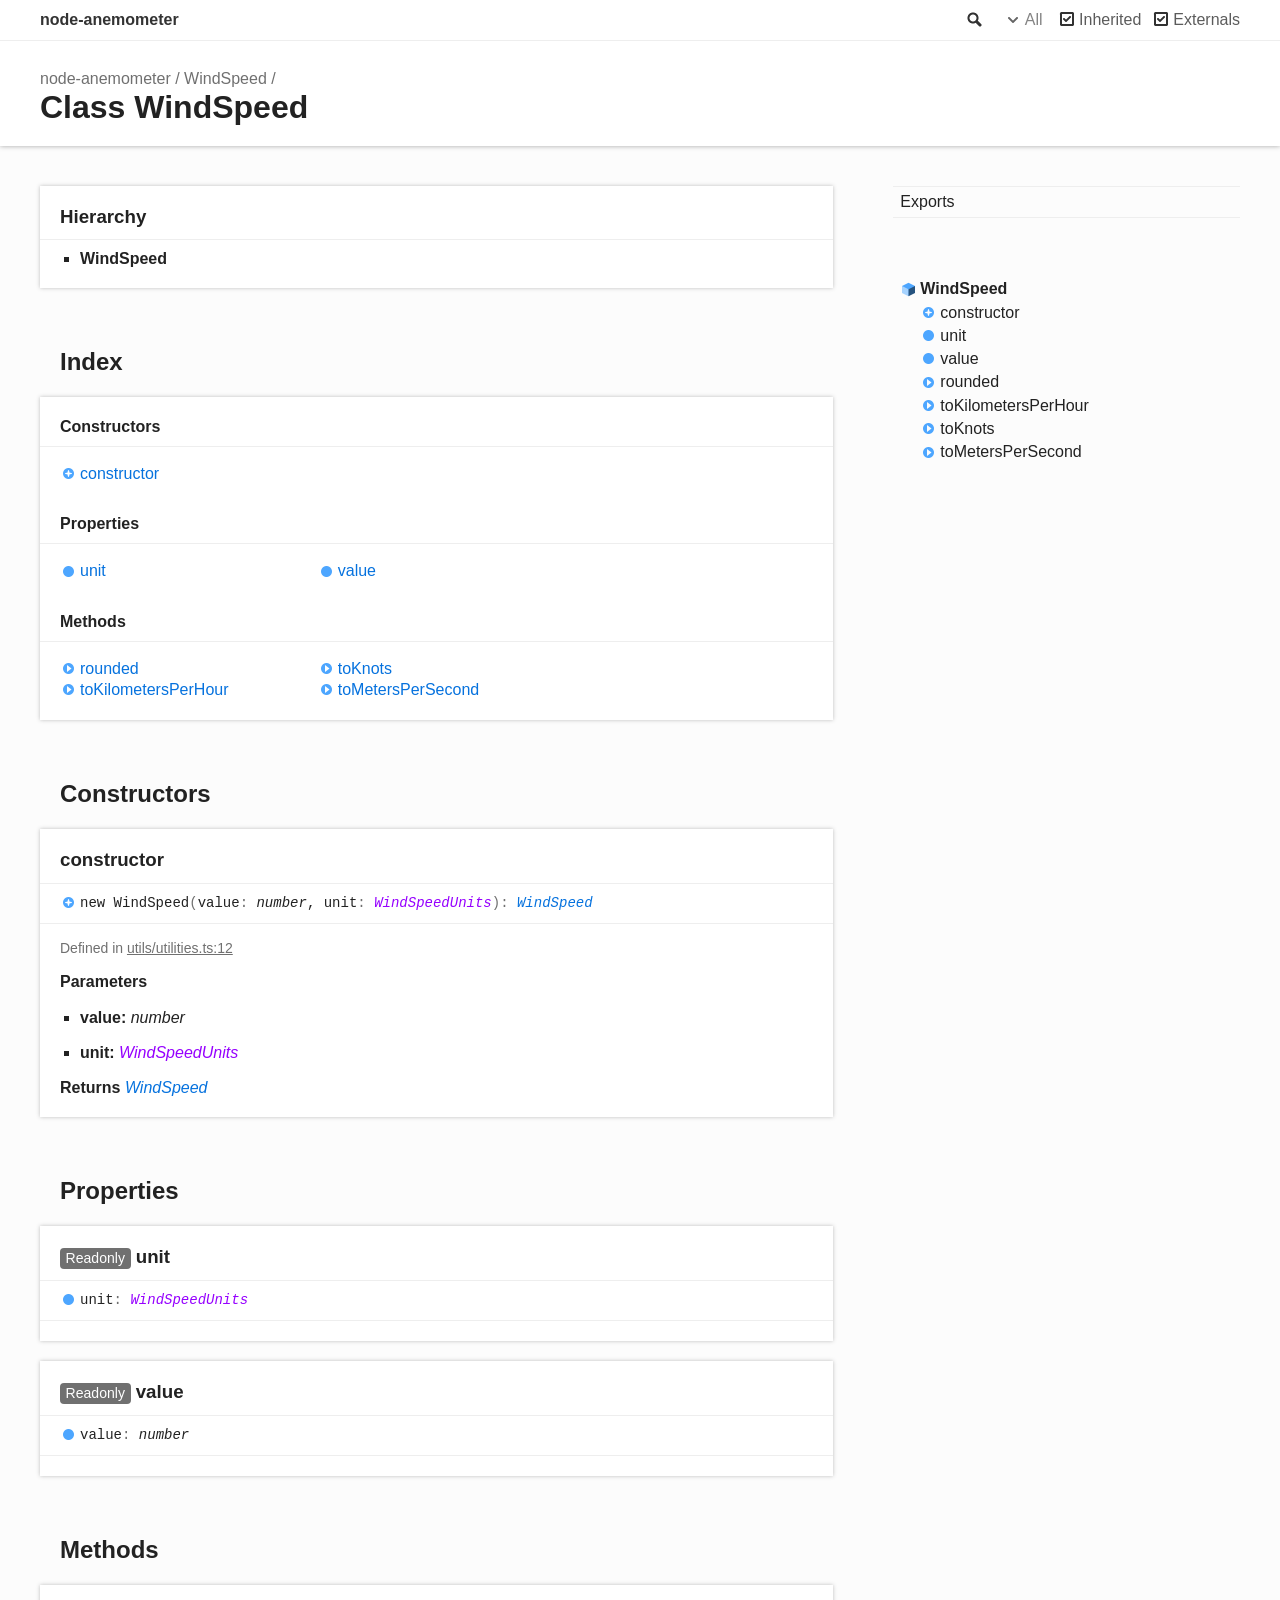
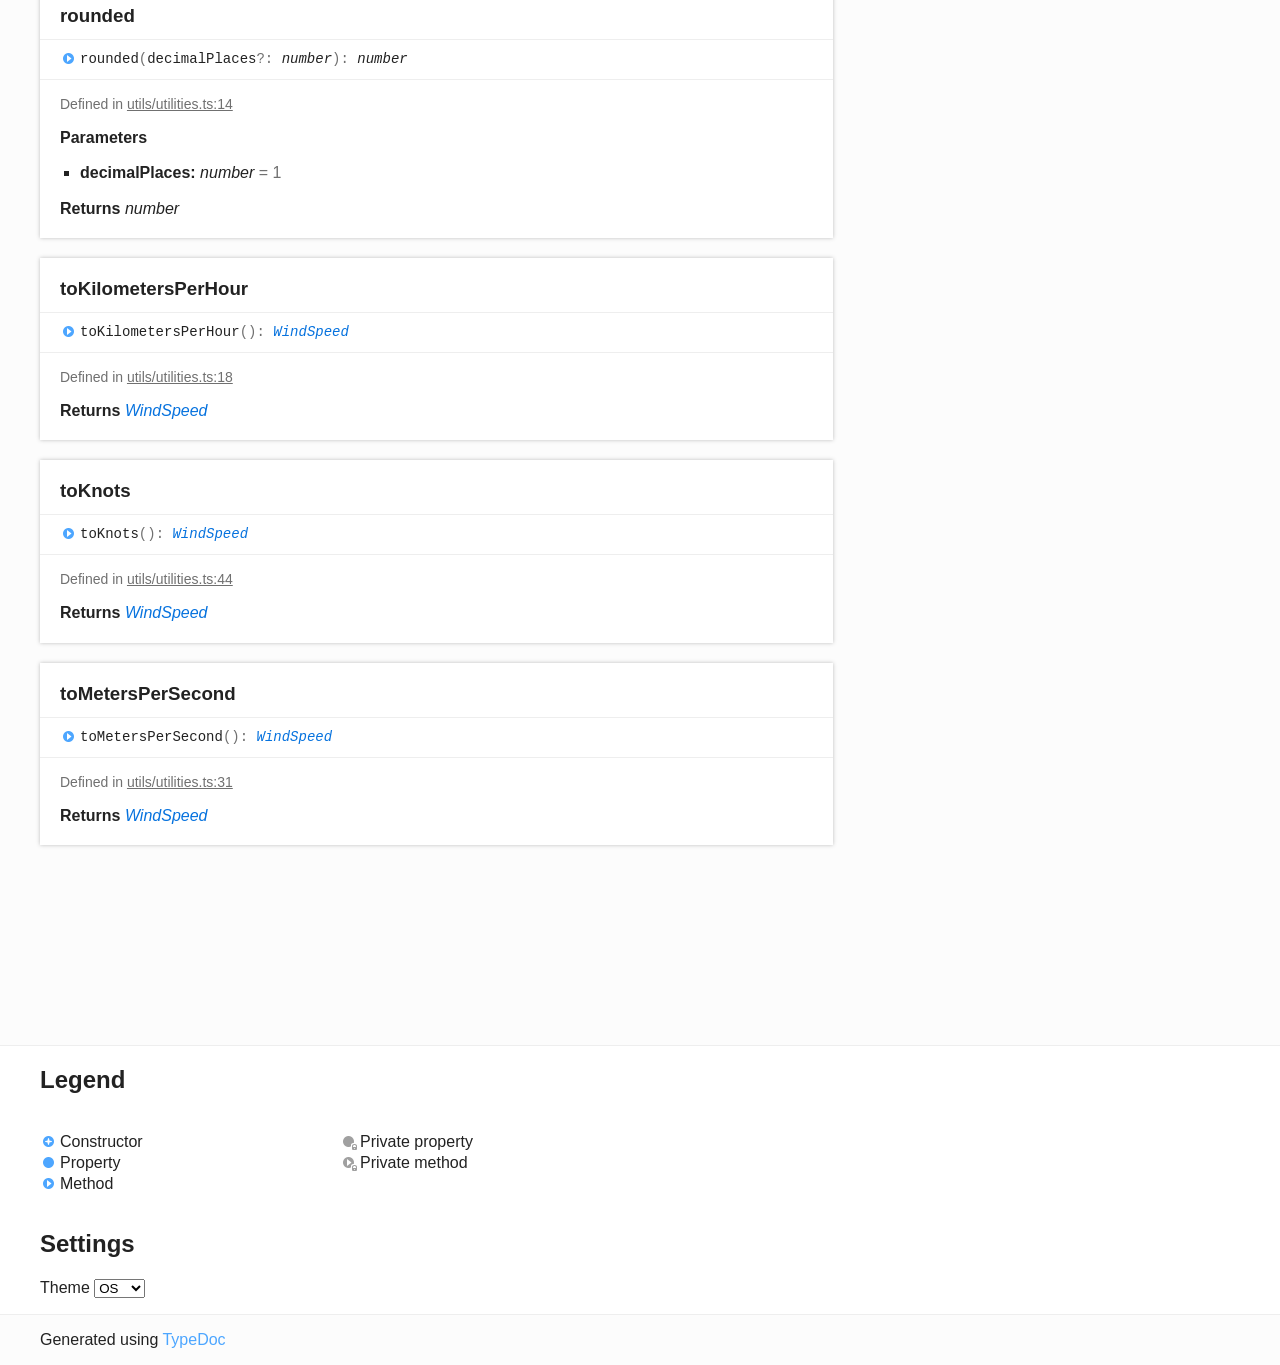
<file: classes/WindSpeed.html>
<!DOCTYPE html><html class="default"><head><meta charSet="utf-8"/><meta http-equiv="x-ua-compatible" content="IE=edge"/><title>WindSpeed | node-anemometer</title><meta name="description" content="Documentation for node-anemometer"/><meta name="viewport" content="width=device-width, initial-scale=1"/><link rel="stylesheet" href="../assets/style.css"/><link rel="stylesheet" href="../assets/highlight.css"/><script async src="../assets/search.js" id="search-script"></script></head><body><script>document.body.classList.add(localStorage.getItem("tsd-theme") || "os")</script><header><div class="tsd-page-toolbar"><div class="container"><div class="table-wrap"><div class="table-cell" id="tsd-search" data-base=".."><div class="field"><label for="tsd-search-field" class="tsd-widget search no-caption">Search</label><input type="text" id="tsd-search-field"/></div><ul class="results"><li class="state loading">Preparing search index...</li><li class="state failure">The search index is not available</li></ul><a href="../index.html" class="title">node-anemometer</a></div><div class="table-cell" id="tsd-widgets"><div id="tsd-filter"><a href="#" class="tsd-widget options no-caption" data-toggle="options">Options</a><div class="tsd-filter-group"><div class="tsd-select" id="tsd-filter-visibility"><span class="tsd-select-label">All</span><ul class="tsd-select-list"><li data-value="public">Public</li><li data-value="protected">Public/Protected</li><li data-value="private" class="selected">All</li></ul></div> <input type="checkbox" id="tsd-filter-inherited" checked/><label class="tsd-widget" for="tsd-filter-inherited">Inherited</label><input type="checkbox" id="tsd-filter-externals" checked/><label class="tsd-widget" for="tsd-filter-externals">Externals</label></div></div><a href="#" class="tsd-widget menu no-caption" data-toggle="menu">Menu</a></div></div></div></div><div class="tsd-page-title"><div class="container"><ul class="tsd-breadcrumb"><li><a href="../modules.html">node-anemometer</a></li><li><a href="WindSpeed.html">WindSpeed</a></li></ul><h1>Class WindSpeed </h1></div></div></header><div class="container container-main"><div class="row"><div class="col-8 col-content"><section class="tsd-panel tsd-hierarchy"><h3>Hierarchy</h3><ul class="tsd-hierarchy"><li><span class="target">WindSpeed</span></li></ul></section><section class="tsd-panel-group tsd-index-group"><h2>Index</h2><section class="tsd-panel tsd-index-panel"><div class="tsd-index-content"><section class="tsd-index-section "><h3>Constructors</h3><ul class="tsd-index-list"><li class="tsd-kind-constructor tsd-parent-kind-class"><a href="WindSpeed.html#constructor" class="tsd-kind-icon">constructor</a></li></ul></section><section class="tsd-index-section "><h3>Properties</h3><ul class="tsd-index-list"><li class="tsd-kind-property tsd-parent-kind-class"><a href="WindSpeed.html#unit" class="tsd-kind-icon">unit</a></li><li class="tsd-kind-property tsd-parent-kind-class"><a href="WindSpeed.html#value" class="tsd-kind-icon">value</a></li></ul></section><section class="tsd-index-section "><h3>Methods</h3><ul class="tsd-index-list"><li class="tsd-kind-method tsd-parent-kind-class"><a href="WindSpeed.html#rounded" class="tsd-kind-icon">rounded</a></li><li class="tsd-kind-method tsd-parent-kind-class"><a href="WindSpeed.html#toKilometersPerHour" class="tsd-kind-icon">to<wbr/>Kilometers<wbr/>Per<wbr/>Hour</a></li><li class="tsd-kind-method tsd-parent-kind-class"><a href="WindSpeed.html#toKnots" class="tsd-kind-icon">to<wbr/>Knots</a></li><li class="tsd-kind-method tsd-parent-kind-class"><a href="WindSpeed.html#toMetersPerSecond" class="tsd-kind-icon">to<wbr/>Meters<wbr/>Per<wbr/>Second</a></li></ul></section></div></section></section><section class="tsd-panel-group tsd-member-group "><h2>Constructors</h2><section class="tsd-panel tsd-member tsd-kind-constructor tsd-parent-kind-class"><a id="constructor" class="tsd-anchor"></a><h3 class="tsd-anchor-link">constructor<a href="#constructor" aria-label="Permalink" class="tsd-anchor-icon"><svg xmlns="http://www.w3.org/2000/svg" class="icon icon-tabler icon-tabler-link" viewBox="0 0 24 24" stroke-width="2" stroke="currentColor" fill="none" stroke-linecap="round" stroke-linejoin="round"><path stroke="none" d="M0 0h24v24H0z" fill="none"></path><path d="M10 14a3.5 3.5 0 0 0 5 0l4 -4a3.5 3.5 0 0 0 -5 -5l-.5 .5"></path><path d="M14 10a3.5 3.5 0 0 0 -5 0l-4 4a3.5 3.5 0 0 0 5 5l.5 -.5"></path></svg></a></h3><ul class="tsd-signatures tsd-kind-constructor tsd-parent-kind-class"><li class="tsd-signature tsd-kind-icon">new <wbr/>Wind<wbr/>Speed<span class="tsd-signature-symbol">(</span>value<span class="tsd-signature-symbol">: </span><span class="tsd-signature-type">number</span>, unit<span class="tsd-signature-symbol">: </span><a href="../enums/WindSpeedUnits.html" class="tsd-signature-type" data-tsd-kind="Enumeration">WindSpeedUnits</a><span class="tsd-signature-symbol">)</span><span class="tsd-signature-symbol">: </span><a href="WindSpeed.html" class="tsd-signature-type" data-tsd-kind="Class">WindSpeed</a></li></ul><ul class="tsd-descriptions"><li class="tsd-description"><aside class="tsd-sources"><ul><li>Defined in <a href="https://github.com/KillerJulian/node-anemometer/blob/b65e7cc/src/utils/utilities.ts#L12">utils/utilities.ts:12</a></li></ul></aside><h4 class="tsd-parameters-title">Parameters</h4><ul class="tsd-parameters"><li><h5>value: <span class="tsd-signature-type">number</span></h5></li><li><h5>unit: <a href="../enums/WindSpeedUnits.html" class="tsd-signature-type" data-tsd-kind="Enumeration">WindSpeedUnits</a></h5></li></ul><h4 class="tsd-returns-title">Returns <a href="WindSpeed.html" class="tsd-signature-type" data-tsd-kind="Class">WindSpeed</a></h4></li></ul></section></section><section class="tsd-panel-group tsd-member-group "><h2>Properties</h2><section class="tsd-panel tsd-member tsd-kind-property tsd-parent-kind-class"><a id="unit" class="tsd-anchor"></a><h3 class="tsd-anchor-link"><span class="tsd-flag ts-flagReadonly">Readonly</span> unit<a href="#unit" aria-label="Permalink" class="tsd-anchor-icon"><svg xmlns="http://www.w3.org/2000/svg" class="icon icon-tabler icon-tabler-link" viewBox="0 0 24 24" stroke-width="2" stroke="currentColor" fill="none" stroke-linecap="round" stroke-linejoin="round"><path stroke="none" d="M0 0h24v24H0z" fill="none"></path><path d="M10 14a3.5 3.5 0 0 0 5 0l4 -4a3.5 3.5 0 0 0 -5 -5l-.5 .5"></path><path d="M14 10a3.5 3.5 0 0 0 -5 0l-4 4a3.5 3.5 0 0 0 5 5l.5 -.5"></path></svg></a></h3><div class="tsd-signature tsd-kind-icon">unit<span class="tsd-signature-symbol">:</span> <a href="../enums/WindSpeedUnits.html" class="tsd-signature-type" data-tsd-kind="Enumeration">WindSpeedUnits</a></div></section><section class="tsd-panel tsd-member tsd-kind-property tsd-parent-kind-class"><a id="value" class="tsd-anchor"></a><h3 class="tsd-anchor-link"><span class="tsd-flag ts-flagReadonly">Readonly</span> value<a href="#value" aria-label="Permalink" class="tsd-anchor-icon"><svg xmlns="http://www.w3.org/2000/svg" class="icon icon-tabler icon-tabler-link" viewBox="0 0 24 24" stroke-width="2" stroke="currentColor" fill="none" stroke-linecap="round" stroke-linejoin="round"><path stroke="none" d="M0 0h24v24H0z" fill="none"></path><path d="M10 14a3.5 3.5 0 0 0 5 0l4 -4a3.5 3.5 0 0 0 -5 -5l-.5 .5"></path><path d="M14 10a3.5 3.5 0 0 0 -5 0l-4 4a3.5 3.5 0 0 0 5 5l.5 -.5"></path></svg></a></h3><div class="tsd-signature tsd-kind-icon">value<span class="tsd-signature-symbol">:</span> <span class="tsd-signature-type">number</span></div></section></section><section class="tsd-panel-group tsd-member-group "><h2>Methods</h2><section class="tsd-panel tsd-member tsd-kind-method tsd-parent-kind-class"><a id="rounded" class="tsd-anchor"></a><h3 class="tsd-anchor-link">rounded<a href="#rounded" aria-label="Permalink" class="tsd-anchor-icon"><svg xmlns="http://www.w3.org/2000/svg" class="icon icon-tabler icon-tabler-link" viewBox="0 0 24 24" stroke-width="2" stroke="currentColor" fill="none" stroke-linecap="round" stroke-linejoin="round"><path stroke="none" d="M0 0h24v24H0z" fill="none"></path><path d="M10 14a3.5 3.5 0 0 0 5 0l4 -4a3.5 3.5 0 0 0 -5 -5l-.5 .5"></path><path d="M14 10a3.5 3.5 0 0 0 -5 0l-4 4a3.5 3.5 0 0 0 5 5l.5 -.5"></path></svg></a></h3><ul class="tsd-signatures tsd-kind-method tsd-parent-kind-class"><li class="tsd-signature tsd-kind-icon">rounded<span class="tsd-signature-symbol">(</span>decimalPlaces<span class="tsd-signature-symbol">?: </span><span class="tsd-signature-type">number</span><span class="tsd-signature-symbol">)</span><span class="tsd-signature-symbol">: </span><span class="tsd-signature-type">number</span></li></ul><ul class="tsd-descriptions"><li class="tsd-description"><aside class="tsd-sources"><ul><li>Defined in <a href="https://github.com/KillerJulian/node-anemometer/blob/b65e7cc/src/utils/utilities.ts#L14">utils/utilities.ts:14</a></li></ul></aside><h4 class="tsd-parameters-title">Parameters</h4><ul class="tsd-parameters"><li><h5>decimalPlaces: <span class="tsd-signature-type">number</span><span class="tsd-signature-symbol"> = 1</span></h5></li></ul><h4 class="tsd-returns-title">Returns <span class="tsd-signature-type">number</span></h4></li></ul></section><section class="tsd-panel tsd-member tsd-kind-method tsd-parent-kind-class"><a id="toKilometersPerHour" class="tsd-anchor"></a><h3 class="tsd-anchor-link">to<wbr/>Kilometers<wbr/>Per<wbr/>Hour<a href="#toKilometersPerHour" aria-label="Permalink" class="tsd-anchor-icon"><svg xmlns="http://www.w3.org/2000/svg" class="icon icon-tabler icon-tabler-link" viewBox="0 0 24 24" stroke-width="2" stroke="currentColor" fill="none" stroke-linecap="round" stroke-linejoin="round"><path stroke="none" d="M0 0h24v24H0z" fill="none"></path><path d="M10 14a3.5 3.5 0 0 0 5 0l4 -4a3.5 3.5 0 0 0 -5 -5l-.5 .5"></path><path d="M14 10a3.5 3.5 0 0 0 -5 0l-4 4a3.5 3.5 0 0 0 5 5l.5 -.5"></path></svg></a></h3><ul class="tsd-signatures tsd-kind-method tsd-parent-kind-class"><li class="tsd-signature tsd-kind-icon">to<wbr/>Kilometers<wbr/>Per<wbr/>Hour<span class="tsd-signature-symbol">(</span><span class="tsd-signature-symbol">)</span><span class="tsd-signature-symbol">: </span><a href="WindSpeed.html" class="tsd-signature-type" data-tsd-kind="Class">WindSpeed</a></li></ul><ul class="tsd-descriptions"><li class="tsd-description"><aside class="tsd-sources"><ul><li>Defined in <a href="https://github.com/KillerJulian/node-anemometer/blob/b65e7cc/src/utils/utilities.ts#L18">utils/utilities.ts:18</a></li></ul></aside><h4 class="tsd-returns-title">Returns <a href="WindSpeed.html" class="tsd-signature-type" data-tsd-kind="Class">WindSpeed</a></h4></li></ul></section><section class="tsd-panel tsd-member tsd-kind-method tsd-parent-kind-class"><a id="toKnots" class="tsd-anchor"></a><h3 class="tsd-anchor-link">to<wbr/>Knots<a href="#toKnots" aria-label="Permalink" class="tsd-anchor-icon"><svg xmlns="http://www.w3.org/2000/svg" class="icon icon-tabler icon-tabler-link" viewBox="0 0 24 24" stroke-width="2" stroke="currentColor" fill="none" stroke-linecap="round" stroke-linejoin="round"><path stroke="none" d="M0 0h24v24H0z" fill="none"></path><path d="M10 14a3.5 3.5 0 0 0 5 0l4 -4a3.5 3.5 0 0 0 -5 -5l-.5 .5"></path><path d="M14 10a3.5 3.5 0 0 0 -5 0l-4 4a3.5 3.5 0 0 0 5 5l.5 -.5"></path></svg></a></h3><ul class="tsd-signatures tsd-kind-method tsd-parent-kind-class"><li class="tsd-signature tsd-kind-icon">to<wbr/>Knots<span class="tsd-signature-symbol">(</span><span class="tsd-signature-symbol">)</span><span class="tsd-signature-symbol">: </span><a href="WindSpeed.html" class="tsd-signature-type" data-tsd-kind="Class">WindSpeed</a></li></ul><ul class="tsd-descriptions"><li class="tsd-description"><aside class="tsd-sources"><ul><li>Defined in <a href="https://github.com/KillerJulian/node-anemometer/blob/b65e7cc/src/utils/utilities.ts#L44">utils/utilities.ts:44</a></li></ul></aside><h4 class="tsd-returns-title">Returns <a href="WindSpeed.html" class="tsd-signature-type" data-tsd-kind="Class">WindSpeed</a></h4></li></ul></section><section class="tsd-panel tsd-member tsd-kind-method tsd-parent-kind-class"><a id="toMetersPerSecond" class="tsd-anchor"></a><h3 class="tsd-anchor-link">to<wbr/>Meters<wbr/>Per<wbr/>Second<a href="#toMetersPerSecond" aria-label="Permalink" class="tsd-anchor-icon"><svg xmlns="http://www.w3.org/2000/svg" class="icon icon-tabler icon-tabler-link" viewBox="0 0 24 24" stroke-width="2" stroke="currentColor" fill="none" stroke-linecap="round" stroke-linejoin="round"><path stroke="none" d="M0 0h24v24H0z" fill="none"></path><path d="M10 14a3.5 3.5 0 0 0 5 0l4 -4a3.5 3.5 0 0 0 -5 -5l-.5 .5"></path><path d="M14 10a3.5 3.5 0 0 0 -5 0l-4 4a3.5 3.5 0 0 0 5 5l.5 -.5"></path></svg></a></h3><ul class="tsd-signatures tsd-kind-method tsd-parent-kind-class"><li class="tsd-signature tsd-kind-icon">to<wbr/>Meters<wbr/>Per<wbr/>Second<span class="tsd-signature-symbol">(</span><span class="tsd-signature-symbol">)</span><span class="tsd-signature-symbol">: </span><a href="WindSpeed.html" class="tsd-signature-type" data-tsd-kind="Class">WindSpeed</a></li></ul><ul class="tsd-descriptions"><li class="tsd-description"><aside class="tsd-sources"><ul><li>Defined in <a href="https://github.com/KillerJulian/node-anemometer/blob/b65e7cc/src/utils/utilities.ts#L31">utils/utilities.ts:31</a></li></ul></aside><h4 class="tsd-returns-title">Returns <a href="WindSpeed.html" class="tsd-signature-type" data-tsd-kind="Class">WindSpeed</a></h4></li></ul></section></section></div><div class="col-4 col-menu menu-sticky-wrap menu-highlight"><nav class="tsd-navigation primary"><ul><li class=""><a href="../modules.html">Exports</a></li></ul></nav><nav class="tsd-navigation secondary menu-sticky"><ul><li class="current tsd-kind-class"><a href="WindSpeed.html" class="tsd-kind-icon">Wind<wbr/>Speed</a><ul><li class="tsd-kind-constructor tsd-parent-kind-class"><a href="WindSpeed.html#constructor" class="tsd-kind-icon">constructor</a></li><li class="tsd-kind-property tsd-parent-kind-class"><a href="WindSpeed.html#unit" class="tsd-kind-icon">unit</a></li><li class="tsd-kind-property tsd-parent-kind-class"><a href="WindSpeed.html#value" class="tsd-kind-icon">value</a></li><li class="tsd-kind-method tsd-parent-kind-class"><a href="WindSpeed.html#rounded" class="tsd-kind-icon">rounded</a></li><li class="tsd-kind-method tsd-parent-kind-class"><a href="WindSpeed.html#toKilometersPerHour" class="tsd-kind-icon">to<wbr/>Kilometers<wbr/>Per<wbr/>Hour</a></li><li class="tsd-kind-method tsd-parent-kind-class"><a href="WindSpeed.html#toKnots" class="tsd-kind-icon">to<wbr/>Knots</a></li><li class="tsd-kind-method tsd-parent-kind-class"><a href="WindSpeed.html#toMetersPerSecond" class="tsd-kind-icon">to<wbr/>Meters<wbr/>Per<wbr/>Second</a></li></ul></li></ul></nav></div></div></div><footer class="with-border-bottom"><div class="container"><h2>Legend</h2><div class="tsd-legend-group"><ul class="tsd-legend"><li class="tsd-kind-constructor tsd-parent-kind-class"><span class="tsd-kind-icon">Constructor</span></li><li class="tsd-kind-property tsd-parent-kind-class"><span class="tsd-kind-icon">Property</span></li><li class="tsd-kind-method tsd-parent-kind-class"><span class="tsd-kind-icon">Method</span></li></ul><ul class="tsd-legend"><li class="tsd-kind-property tsd-parent-kind-class tsd-is-private"><span class="tsd-kind-icon">Private property</span></li><li class="tsd-kind-method tsd-parent-kind-class tsd-is-private"><span class="tsd-kind-icon">Private method</span></li></ul></div><h2>Settings</h2><p>Theme <select id="theme"><option value="os">OS</option><option value="light">Light</option><option value="dark">Dark</option></select></p></div></footer><div class="container tsd-generator"><p>Generated using <a href="https://typedoc.org/" target="_blank">TypeDoc</a></p></div><div class="overlay"></div><script src="../assets/main.js"></script></body></html>
</file>
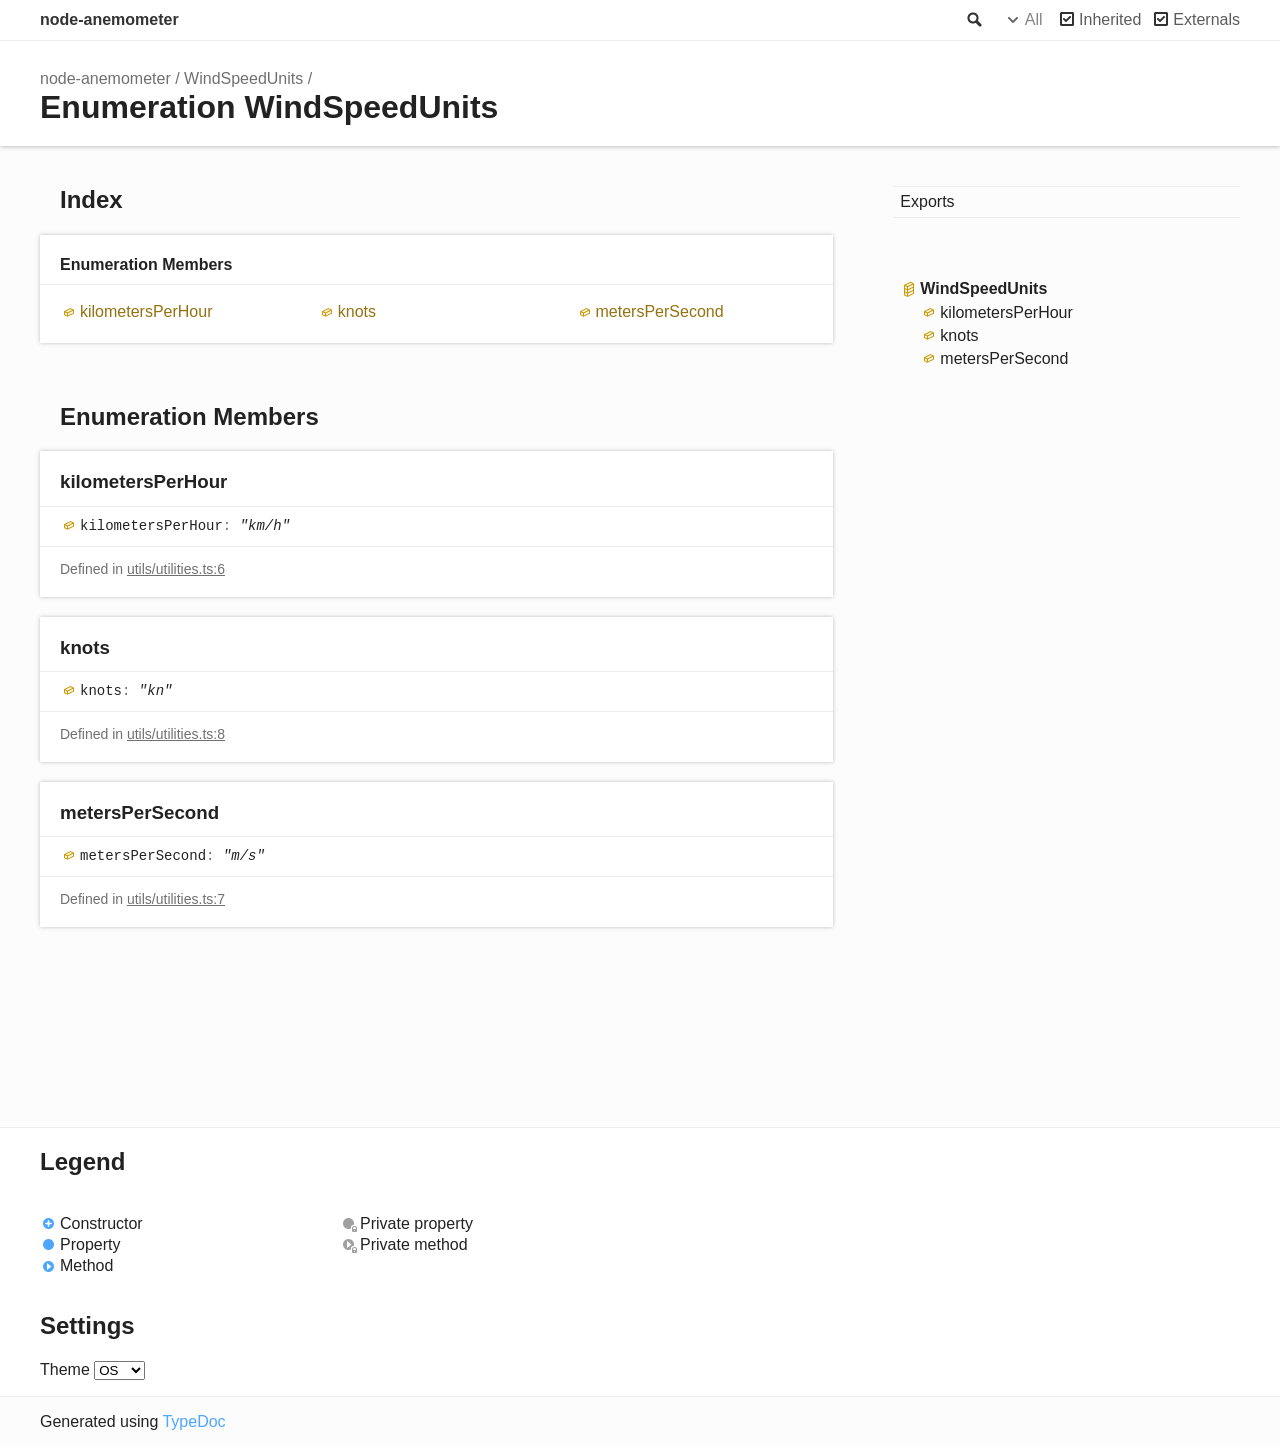
<file: enums/WindSpeedUnits.html>
<!DOCTYPE html><html class="default"><head><meta charSet="utf-8"/><meta http-equiv="x-ua-compatible" content="IE=edge"/><title>WindSpeedUnits | node-anemometer</title><meta name="description" content="Documentation for node-anemometer"/><meta name="viewport" content="width=device-width, initial-scale=1"/><link rel="stylesheet" href="../assets/style.css"/><link rel="stylesheet" href="../assets/highlight.css"/><script async src="../assets/search.js" id="search-script"></script></head><body><script>document.body.classList.add(localStorage.getItem("tsd-theme") || "os")</script><header><div class="tsd-page-toolbar"><div class="container"><div class="table-wrap"><div class="table-cell" id="tsd-search" data-base=".."><div class="field"><label for="tsd-search-field" class="tsd-widget search no-caption">Search</label><input type="text" id="tsd-search-field"/></div><ul class="results"><li class="state loading">Preparing search index...</li><li class="state failure">The search index is not available</li></ul><a href="../index.html" class="title">node-anemometer</a></div><div class="table-cell" id="tsd-widgets"><div id="tsd-filter"><a href="#" class="tsd-widget options no-caption" data-toggle="options">Options</a><div class="tsd-filter-group"><div class="tsd-select" id="tsd-filter-visibility"><span class="tsd-select-label">All</span><ul class="tsd-select-list"><li data-value="public">Public</li><li data-value="protected">Public/Protected</li><li data-value="private" class="selected">All</li></ul></div> <input type="checkbox" id="tsd-filter-inherited" checked/><label class="tsd-widget" for="tsd-filter-inherited">Inherited</label><input type="checkbox" id="tsd-filter-externals" checked/><label class="tsd-widget" for="tsd-filter-externals">Externals</label></div></div><a href="#" class="tsd-widget menu no-caption" data-toggle="menu">Menu</a></div></div></div></div><div class="tsd-page-title"><div class="container"><ul class="tsd-breadcrumb"><li><a href="../modules.html">node-anemometer</a></li><li><a href="WindSpeedUnits.html">WindSpeedUnits</a></li></ul><h1>Enumeration WindSpeedUnits </h1></div></div></header><div class="container container-main"><div class="row"><div class="col-8 col-content"><section class="tsd-panel-group tsd-index-group"><h2>Index</h2><section class="tsd-panel tsd-index-panel"><div class="tsd-index-content"><section class="tsd-index-section "><h3>Enumeration Members</h3><ul class="tsd-index-list"><li class="tsd-kind-enum-member tsd-parent-kind-enum"><a href="WindSpeedUnits.html#kilometersPerHour" class="tsd-kind-icon">kilometers<wbr/>Per<wbr/>Hour</a></li><li class="tsd-kind-enum-member tsd-parent-kind-enum"><a href="WindSpeedUnits.html#knots" class="tsd-kind-icon">knots</a></li><li class="tsd-kind-enum-member tsd-parent-kind-enum"><a href="WindSpeedUnits.html#metersPerSecond" class="tsd-kind-icon">meters<wbr/>Per<wbr/>Second</a></li></ul></section></div></section></section><section class="tsd-panel-group tsd-member-group "><h2>Enumeration Members</h2><section class="tsd-panel tsd-member tsd-kind-enum-member tsd-parent-kind-enum"><a id="kilometersPerHour" class="tsd-anchor"></a><h3 class="tsd-anchor-link">kilometers<wbr/>Per<wbr/>Hour<a href="#kilometersPerHour" aria-label="Permalink" class="tsd-anchor-icon"><svg xmlns="http://www.w3.org/2000/svg" class="icon icon-tabler icon-tabler-link" viewBox="0 0 24 24" stroke-width="2" stroke="currentColor" fill="none" stroke-linecap="round" stroke-linejoin="round"><path stroke="none" d="M0 0h24v24H0z" fill="none"></path><path d="M10 14a3.5 3.5 0 0 0 5 0l4 -4a3.5 3.5 0 0 0 -5 -5l-.5 .5"></path><path d="M14 10a3.5 3.5 0 0 0 -5 0l-4 4a3.5 3.5 0 0 0 5 5l.5 -.5"></path></svg></a></h3><div class="tsd-signature tsd-kind-icon">kilometers<wbr/>Per<wbr/>Hour<span class="tsd-signature-symbol">:</span> <span class="tsd-signature-type">&quot;km/h&quot;</span></div><aside class="tsd-sources"><ul><li>Defined in <a href="https://github.com/KillerJulian/node-anemometer/blob/b65e7cc/src/utils/utilities.ts#L6">utils/utilities.ts:6</a></li></ul></aside></section><section class="tsd-panel tsd-member tsd-kind-enum-member tsd-parent-kind-enum"><a id="knots" class="tsd-anchor"></a><h3 class="tsd-anchor-link">knots<a href="#knots" aria-label="Permalink" class="tsd-anchor-icon"><svg xmlns="http://www.w3.org/2000/svg" class="icon icon-tabler icon-tabler-link" viewBox="0 0 24 24" stroke-width="2" stroke="currentColor" fill="none" stroke-linecap="round" stroke-linejoin="round"><path stroke="none" d="M0 0h24v24H0z" fill="none"></path><path d="M10 14a3.5 3.5 0 0 0 5 0l4 -4a3.5 3.5 0 0 0 -5 -5l-.5 .5"></path><path d="M14 10a3.5 3.5 0 0 0 -5 0l-4 4a3.5 3.5 0 0 0 5 5l.5 -.5"></path></svg></a></h3><div class="tsd-signature tsd-kind-icon">knots<span class="tsd-signature-symbol">:</span> <span class="tsd-signature-type">&quot;kn&quot;</span></div><aside class="tsd-sources"><ul><li>Defined in <a href="https://github.com/KillerJulian/node-anemometer/blob/b65e7cc/src/utils/utilities.ts#L8">utils/utilities.ts:8</a></li></ul></aside></section><section class="tsd-panel tsd-member tsd-kind-enum-member tsd-parent-kind-enum"><a id="metersPerSecond" class="tsd-anchor"></a><h3 class="tsd-anchor-link">meters<wbr/>Per<wbr/>Second<a href="#metersPerSecond" aria-label="Permalink" class="tsd-anchor-icon"><svg xmlns="http://www.w3.org/2000/svg" class="icon icon-tabler icon-tabler-link" viewBox="0 0 24 24" stroke-width="2" stroke="currentColor" fill="none" stroke-linecap="round" stroke-linejoin="round"><path stroke="none" d="M0 0h24v24H0z" fill="none"></path><path d="M10 14a3.5 3.5 0 0 0 5 0l4 -4a3.5 3.5 0 0 0 -5 -5l-.5 .5"></path><path d="M14 10a3.5 3.5 0 0 0 -5 0l-4 4a3.5 3.5 0 0 0 5 5l.5 -.5"></path></svg></a></h3><div class="tsd-signature tsd-kind-icon">meters<wbr/>Per<wbr/>Second<span class="tsd-signature-symbol">:</span> <span class="tsd-signature-type">&quot;m/s&quot;</span></div><aside class="tsd-sources"><ul><li>Defined in <a href="https://github.com/KillerJulian/node-anemometer/blob/b65e7cc/src/utils/utilities.ts#L7">utils/utilities.ts:7</a></li></ul></aside></section></section></div><div class="col-4 col-menu menu-sticky-wrap menu-highlight"><nav class="tsd-navigation primary"><ul><li class=""><a href="../modules.html">Exports</a></li></ul></nav><nav class="tsd-navigation secondary menu-sticky"><ul><li class="current tsd-kind-enum"><a href="WindSpeedUnits.html" class="tsd-kind-icon">Wind<wbr/>Speed<wbr/>Units</a><ul><li class="tsd-kind-enum-member tsd-parent-kind-enum"><a href="WindSpeedUnits.html#kilometersPerHour" class="tsd-kind-icon">kilometers<wbr/>Per<wbr/>Hour</a></li><li class="tsd-kind-enum-member tsd-parent-kind-enum"><a href="WindSpeedUnits.html#knots" class="tsd-kind-icon">knots</a></li><li class="tsd-kind-enum-member tsd-parent-kind-enum"><a href="WindSpeedUnits.html#metersPerSecond" class="tsd-kind-icon">meters<wbr/>Per<wbr/>Second</a></li></ul></li></ul></nav></div></div></div><footer class="with-border-bottom"><div class="container"><h2>Legend</h2><div class="tsd-legend-group"><ul class="tsd-legend"><li class="tsd-kind-constructor tsd-parent-kind-class"><span class="tsd-kind-icon">Constructor</span></li><li class="tsd-kind-property tsd-parent-kind-class"><span class="tsd-kind-icon">Property</span></li><li class="tsd-kind-method tsd-parent-kind-class"><span class="tsd-kind-icon">Method</span></li></ul><ul class="tsd-legend"><li class="tsd-kind-property tsd-parent-kind-class tsd-is-private"><span class="tsd-kind-icon">Private property</span></li><li class="tsd-kind-method tsd-parent-kind-class tsd-is-private"><span class="tsd-kind-icon">Private method</span></li></ul></div><h2>Settings</h2><p>Theme <select id="theme"><option value="os">OS</option><option value="light">Light</option><option value="dark">Dark</option></select></p></div></footer><div class="container tsd-generator"><p>Generated using <a href="https://typedoc.org/" target="_blank">TypeDoc</a></p></div><div class="overlay"></div><script src="../assets/main.js"></script></body></html>
</file>
<file: assets/style.css>
@import url("./icons.css");

:root {
    /* Light */
    --light-color-background: #fcfcfc;
    --light-color-secondary-background: #fff;
    --light-color-text: #222;
    --light-color-text-aside: #707070;
    --light-color-link: #4da6ff;
    --light-color-menu-divider: #eee;
    --light-color-menu-divider-focus: #000;
    --light-color-menu-label: #707070;
    --light-color-panel: var(--light-color-secondary-background);
    --light-color-panel-divider: #eee;
    --light-color-comment-tag: #707070;
    --light-color-comment-tag-text: #fff;
    --light-color-ts: #9600ff;
    --light-color-ts-interface: #647f1b;
    --light-color-ts-enum: #937210;
    --light-color-ts-class: #0672de;
    --light-color-ts-private: #707070;
    --light-color-toolbar: #fff;
    --light-color-toolbar-text: #333;
    --light-icon-filter: invert(0);
    --light-external-icon: url("data:image/svg+xml;utf8,<svg xmlns='http://www.w3.org/2000/svg' viewBox='0 0 100 100' width='10' height='10'><path fill-opacity='0' stroke='%23000' stroke-width='10' d='m43,35H5v60h60V57M45,5v10l10,10-30,30 20,20 30-30 10,10h10V5z'/></svg>");

    /* Dark */
    --dark-color-background: #36393f;
    --dark-color-secondary-background: #2f3136;
    --dark-color-text: #ffffff;
    --dark-color-text-aside: #e6e4e4;
    --dark-color-link: #00aff4;
    --dark-color-menu-divider: #eee;
    --dark-color-menu-divider-focus: #000;
    --dark-color-menu-label: #707070;
    --dark-color-panel: var(--dark-color-secondary-background);
    --dark-color-panel-divider: #818181;
    --dark-color-comment-tag: #dcddde;
    --dark-color-comment-tag-text: #2f3136;
    --dark-color-ts: #c97dff;
    --dark-color-ts-interface: #9cbe3c;
    --dark-color-ts-enum: #d6ab29;
    --dark-color-ts-class: #3695f3;
    --dark-color-ts-private: #e2e2e2;
    --dark-color-toolbar: #34373c;
    --dark-color-toolbar-text: #ffffff;
    --dark-icon-filter: invert(1);
    --dark-external-icon: url("data:image/svg+xml;utf8,<svg xmlns='http://www.w3.org/2000/svg' viewBox='0 0 100 100' width='10' height='10'><path fill-opacity='0' stroke='%23fff' stroke-width='10' d='m43,35H5v60h60V57M45,5v10l10,10-30,30 20,20 30-30 10,10h10V5z'/></svg>");
}

@media (prefers-color-scheme: light) {
    :root {
        --color-background: var(--light-color-background);
        --color-secondary-background: var(--light-color-secondary-background);
        --color-text: var(--light-color-text);
        --color-text-aside: var(--light-color-text-aside);
        --color-link: var(--light-color-link);
        --color-menu-divider: var(--light-color-menu-divider);
        --color-menu-divider-focus: var(--light-color-menu-divider-focus);
        --color-menu-label: var(--light-color-menu-label);
        --color-panel: var(--light-color-panel);
        --color-panel-divider: var(--light-color-panel-divider);
        --color-comment-tag: var(--light-color-comment-tag);
        --color-comment-tag-text: var(--light-color-comment-tag-text);
        --color-ts: var(--light-color-ts);
        --color-ts-interface: var(--light-color-ts-interface);
        --color-ts-enum: var(--light-color-ts-enum);
        --color-ts-class: var(--light-color-ts-class);
        --color-ts-private: var(--light-color-ts-private);
        --color-toolbar: var(--light-color-toolbar);
        --color-toolbar-text: var(--light-color-toolbar-text);
        --icon-filter: var(--light-icon-filter);
        --external-icon: var(--light-external-icon);
    }
}

@media (prefers-color-scheme: dark) {
    :root {
        --color-background: var(--dark-color-background);
        --color-secondary-background: var(--dark-color-secondary-background);
        --color-text: var(--dark-color-text);
        --color-text-aside: var(--dark-color-text-aside);
        --color-link: var(--dark-color-link);
        --color-menu-divider: var(--dark-color-menu-divider);
        --color-menu-divider-focus: var(--dark-color-menu-divider-focus);
        --color-menu-label: var(--dark-color-menu-label);
        --color-panel: var(--dark-color-panel);
        --color-panel-divider: var(--dark-color-panel-divider);
        --color-comment-tag: var(--dark-color-comment-tag);
        --color-comment-tag-text: var(--dark-color-comment-tag-text);
        --color-ts: var(--dark-color-ts);
        --color-ts-interface: var(--dark-color-ts-interface);
        --color-ts-enum: var(--dark-color-ts-enum);
        --color-ts-class: var(--dark-color-ts-class);
        --color-ts-private: var(--dark-color-ts-private);
        --color-toolbar: var(--dark-color-toolbar);
        --color-toolbar-text: var(--dark-color-toolbar-text);
        --icon-filter: var(--dark-icon-filter);
        --external-icon: var(--dark-external-icon);
    }
}

body {
    margin: 0;
}

body.light {
    --color-background: var(--light-color-background);
    --color-secondary-background: var(--light-color-secondary-background);
    --color-text: var(--light-color-text);
    --color-text-aside: var(--light-color-text-aside);
    --color-link: var(--light-color-link);
    --color-menu-divider: var(--light-color-menu-divider);
    --color-menu-divider-focus: var(--light-color-menu-divider-focus);
    --color-menu-label: var(--light-color-menu-label);
    --color-panel: var(--light-color-panel);
    --color-panel-divider: var(--light-color-panel-divider);
    --color-comment-tag: var(--light-color-comment-tag);
    --color-comment-tag-text: var(--light-color-comment-tag-text);
    --color-ts: var(--light-color-ts);
    --color-ts-interface: var(--light-color-ts-interface);
    --color-ts-enum: var(--light-color-ts-enum);
    --color-ts-class: var(--light-color-ts-class);
    --color-ts-private: var(--light-color-ts-private);
    --color-toolbar: var(--light-color-toolbar);
    --color-toolbar-text: var(--light-color-toolbar-text);
    --icon-filter: var(--light-icon-filter);
    --external-icon: var(--light-external-icon);
}

body.dark {
    --color-background: var(--dark-color-background);
    --color-secondary-background: var(--dark-color-secondary-background);
    --color-text: var(--dark-color-text);
    --color-text-aside: var(--dark-color-text-aside);
    --color-link: var(--dark-color-link);
    --color-menu-divider: var(--dark-color-menu-divider);
    --color-menu-divider-focus: var(--dark-color-menu-divider-focus);
    --color-menu-label: var(--dark-color-menu-label);
    --color-panel: var(--dark-color-panel);
    --color-panel-divider: var(--dark-color-panel-divider);
    --color-comment-tag: var(--dark-color-comment-tag);
    --color-comment-tag-text: var(--dark-color-comment-tag-text);
    --color-ts: var(--dark-color-ts);
    --color-ts-interface: var(--dark-color-ts-interface);
    --color-ts-enum: var(--dark-color-ts-enum);
    --color-ts-class: var(--dark-color-ts-class);
    --color-ts-private: var(--dark-color-ts-private);
    --color-toolbar: var(--dark-color-toolbar);
    --color-toolbar-text: var(--dark-color-toolbar-text);
    --icon-filter: var(--dark-icon-filter);
    --external-icon: var(--dark-external-icon);
}

h1,
h2,
h3,
h4,
h5,
h6 {
    line-height: 1.2;
}

h1 {
    font-size: 2em;
    margin: 0.67em 0;
}

h2 {
    font-size: 1.5em;
    margin: 0.83em 0;
}

h3 {
    font-size: 1.17em;
    margin: 1em 0;
}

h4,
.tsd-index-panel h3 {
    font-size: 1em;
    margin: 1.33em 0;
}

h5 {
    font-size: 0.83em;
    margin: 1.67em 0;
}

h6 {
    font-size: 0.67em;
    margin: 2.33em 0;
}

pre {
    white-space: pre;
    white-space: pre-wrap;
    word-wrap: break-word;
}

dl,
menu,
ol,
ul {
    margin: 1em 0;
}

dd {
    margin: 0 0 0 40px;
}

.container {
    max-width: 1200px;
    margin: 0 auto;
    padding: 0 40px;
}
@media (max-width: 640px) {
    .container {
        padding: 0 20px;
    }
}

.container-main {
    padding-bottom: 200px;
}

.row {
    display: flex;
    position: relative;
    margin: 0 -10px;
}
.row:after {
    visibility: hidden;
    display: block;
    content: "";
    clear: both;
    height: 0;
}

.col-4,
.col-8 {
    box-sizing: border-box;
    float: left;
    padding: 0 10px;
}

.col-4 {
    width: 33.3333333333%;
}
.col-8 {
    width: 66.6666666667%;
}

ul.tsd-descriptions > li > :first-child,
.tsd-panel > :first-child,
.col-8 > :first-child,
.col-4 > :first-child,
ul.tsd-descriptions > li > :first-child > :first-child,
.tsd-panel > :first-child > :first-child,
.col-8 > :first-child > :first-child,
.col-4 > :first-child > :first-child,
ul.tsd-descriptions > li > :first-child > :first-child > :first-child,
.tsd-panel > :first-child > :first-child > :first-child,
.col-8 > :first-child > :first-child > :first-child,
.col-4 > :first-child > :first-child > :first-child {
    margin-top: 0;
}
ul.tsd-descriptions > li > :last-child,
.tsd-panel > :last-child,
.col-8 > :last-child,
.col-4 > :last-child,
ul.tsd-descriptions > li > :last-child > :last-child,
.tsd-panel > :last-child > :last-child,
.col-8 > :last-child > :last-child,
.col-4 > :last-child > :last-child,
ul.tsd-descriptions > li > :last-child > :last-child > :last-child,
.tsd-panel > :last-child > :last-child > :last-child,
.col-8 > :last-child > :last-child > :last-child,
.col-4 > :last-child > :last-child > :last-child {
    margin-bottom: 0;
}

@keyframes fade-in {
    from {
        opacity: 0;
    }
    to {
        opacity: 1;
    }
}
@keyframes fade-out {
    from {
        opacity: 1;
        visibility: visible;
    }
    to {
        opacity: 0;
    }
}
@keyframes fade-in-delayed {
    0% {
        opacity: 0;
    }
    33% {
        opacity: 0;
    }
    100% {
        opacity: 1;
    }
}
@keyframes fade-out-delayed {
    0% {
        opacity: 1;
        visibility: visible;
    }
    66% {
        opacity: 0;
    }
    100% {
        opacity: 0;
    }
}
@keyframes shift-to-left {
    from {
        transform: translate(0, 0);
    }
    to {
        transform: translate(-25%, 0);
    }
}
@keyframes unshift-to-left {
    from {
        transform: translate(-25%, 0);
    }
    to {
        transform: translate(0, 0);
    }
}
@keyframes pop-in-from-right {
    from {
        transform: translate(100%, 0);
    }
    to {
        transform: translate(0, 0);
    }
}
@keyframes pop-out-to-right {
    from {
        transform: translate(0, 0);
        visibility: visible;
    }
    to {
        transform: translate(100%, 0);
    }
}
body {
    background: var(--color-background);
    font-family: "Segoe UI", sans-serif;
    font-size: 16px;
    color: var(--color-text);
}

a {
    color: var(--color-link);
    text-decoration: none;
}
a:hover {
    text-decoration: underline;
}
a.external[target="_blank"] {
    background-image: var(--external-icon);
    background-position: top 3px right;
    background-repeat: no-repeat;
    padding-right: 13px;
}

code,
pre {
    font-family: Menlo, Monaco, Consolas, "Courier New", monospace;
    padding: 0.2em;
    margin: 0;
    font-size: 14px;
}

pre {
    padding: 10px;
}
pre code {
    padding: 0;
    font-size: 100%;
}

blockquote {
    margin: 1em 0;
    padding-left: 1em;
    border-left: 4px solid gray;
}

.tsd-typography {
    line-height: 1.333em;
}
.tsd-typography ul {
    list-style: square;
    padding: 0 0 0 20px;
    margin: 0;
}
.tsd-typography h4,
.tsd-typography .tsd-index-panel h3,
.tsd-index-panel .tsd-typography h3,
.tsd-typography h5,
.tsd-typography h6 {
    font-size: 1em;
    margin: 0;
}
.tsd-typography h5,
.tsd-typography h6 {
    font-weight: normal;
}
.tsd-typography p,
.tsd-typography ul,
.tsd-typography ol {
    margin: 1em 0;
}

@media (min-width: 901px) and (max-width: 1024px) {
    html .col-content {
        width: 72%;
    }
    html .col-menu {
        width: 28%;
    }
    html .tsd-navigation {
        padding-left: 10px;
    }
}
@media (max-width: 900px) {
    html .col-content {
        float: none;
        width: 100%;
    }
    html .col-menu {
        position: fixed !important;
        overflow: auto;
        -webkit-overflow-scrolling: touch;
        z-index: 1024;
        top: 0 !important;
        bottom: 0 !important;
        left: auto !important;
        right: 0 !important;
        width: 100%;
        padding: 20px 20px 0 0;
        max-width: 450px;
        visibility: hidden;
        background-color: var(--color-panel);
        transform: translate(100%, 0);
    }
    html .col-menu > *:last-child {
        padding-bottom: 20px;
    }
    html .overlay {
        content: "";
        display: block;
        position: fixed;
        z-index: 1023;
        top: 0;
        left: 0;
        right: 0;
        bottom: 0;
        background-color: rgba(0, 0, 0, 0.75);
        visibility: hidden;
    }

    .to-has-menu .overlay {
        animation: fade-in 0.4s;
    }

    .to-has-menu :is(header, footer, .col-content) {
        animation: shift-to-left 0.4s;
    }

    .to-has-menu .col-menu {
        animation: pop-in-from-right 0.4s;
    }

    .from-has-menu .overlay {
        animation: fade-out 0.4s;
    }

    .from-has-menu :is(header, footer, .col-content) {
        animation: unshift-to-left 0.4s;
    }

    .from-has-menu .col-menu {
        animation: pop-out-to-right 0.4s;
    }

    .has-menu body {
        overflow: hidden;
    }
    .has-menu .overlay {
        visibility: visible;
    }
    .has-menu :is(header, footer, .col-content) {
        transform: translate(-25%, 0);
    }
    .has-menu .col-menu {
        visibility: visible;
        transform: translate(0, 0);
        display: grid;
        grid-template-rows: auto 1fr;
        max-height: 100vh;
    }
    .has-menu .tsd-navigation {
        max-height: 100%;
    }
}

.tsd-page-title {
    padding: 70px 0 20px 0;
    margin: 0 0 40px 0;
    background: var(--color-panel);
    box-shadow: 0 0 5px rgba(0, 0, 0, 0.35);
}
.tsd-page-title h1 {
    margin: 0;
}

.tsd-breadcrumb {
    margin: 0;
    padding: 0;
    color: var(--color-text-aside);
}
.tsd-breadcrumb a {
    color: var(--color-text-aside);
    text-decoration: none;
}
.tsd-breadcrumb a:hover {
    text-decoration: underline;
}
.tsd-breadcrumb li {
    display: inline;
}
.tsd-breadcrumb li:after {
    content: " / ";
}

dl.tsd-comment-tags {
    overflow: hidden;
}
dl.tsd-comment-tags dt {
    float: left;
    padding: 1px 5px;
    margin: 0 10px 0 0;
    border-radius: 4px;
    border: 1px solid var(--color-comment-tag);
    color: var(--color-comment-tag);
    font-size: 0.8em;
    font-weight: normal;
}
dl.tsd-comment-tags dd {
    margin: 0 0 10px 0;
}
dl.tsd-comment-tags dd:before,
dl.tsd-comment-tags dd:after {
    display: table;
    content: " ";
}
dl.tsd-comment-tags dd pre,
dl.tsd-comment-tags dd:after {
    clear: both;
}
dl.tsd-comment-tags p {
    margin: 0;
}

.tsd-panel.tsd-comment .lead {
    font-size: 1.1em;
    line-height: 1.333em;
    margin-bottom: 2em;
}
.tsd-panel.tsd-comment .lead:last-child {
    margin-bottom: 0;
}

.toggle-protected .tsd-is-private {
    display: none;
}

.toggle-public .tsd-is-private,
.toggle-public .tsd-is-protected,
.toggle-public .tsd-is-private-protected {
    display: none;
}

.toggle-inherited .tsd-is-inherited {
    display: none;
}

.toggle-externals .tsd-is-external {
    display: none;
}

#tsd-filter {
    position: relative;
    display: inline-block;
    height: 40px;
    vertical-align: bottom;
}
.no-filter #tsd-filter {
    display: none;
}
#tsd-filter .tsd-filter-group {
    display: inline-block;
    height: 40px;
    vertical-align: bottom;
    white-space: nowrap;
}
#tsd-filter input {
    display: none;
}
@media (max-width: 900px) {
    #tsd-filter .tsd-filter-group {
        display: block;
        position: absolute;
        top: 40px;
        right: 20px;
        height: auto;
        background-color: var(--color-panel);
        visibility: hidden;
        transform: translate(50%, 0);
        box-shadow: 0 0 4px rgba(0, 0, 0, 0.25);
    }
    .has-options #tsd-filter .tsd-filter-group {
        visibility: visible;
    }
    .to-has-options #tsd-filter .tsd-filter-group {
        animation: fade-in 0.2s;
    }
    .from-has-options #tsd-filter .tsd-filter-group {
        animation: fade-out 0.2s;
    }
    #tsd-filter label,
    #tsd-filter .tsd-select {
        display: block;
        padding-right: 20px;
    }
}

footer {
    border-top: 1px solid var(--color-panel-divider);
    background-color: var(--color-panel);
}
footer:after {
    content: "";
    display: table;
}
footer.with-border-bottom {
    border-bottom: 1px solid var(--color-panel-divider);
}
footer .tsd-legend-group {
    font-size: 0;
}
footer .tsd-legend {
    display: inline-block;
    width: 25%;
    padding: 0;
    font-size: 16px;
    list-style: none;
    line-height: 1.333em;
    vertical-align: top;
}
@media (max-width: 900px) {
    footer .tsd-legend {
        width: 50%;
    }
}

.tsd-hierarchy {
    list-style: square;
    padding: 0 0 0 20px;
    margin: 0;
}
.tsd-hierarchy .target {
    font-weight: bold;
}

.tsd-index-panel .tsd-index-content {
    margin-bottom: -30px !important;
}
.tsd-index-panel .tsd-index-section {
    margin-bottom: 30px !important;
}
.tsd-index-panel h3 {
    margin: 0 -20px 10px -20px;
    padding: 0 20px 10px 20px;
    border-bottom: 1px solid var(--color-panel-divider);
}
.tsd-index-panel ul.tsd-index-list {
    -webkit-column-count: 3;
    -moz-column-count: 3;
    -ms-column-count: 3;
    -o-column-count: 3;
    column-count: 3;
    -webkit-column-gap: 20px;
    -moz-column-gap: 20px;
    -ms-column-gap: 20px;
    -o-column-gap: 20px;
    column-gap: 20px;
    padding: 0;
    list-style: none;
    line-height: 1.333em;
}
@media (max-width: 900px) {
    .tsd-index-panel ul.tsd-index-list {
        -webkit-column-count: 1;
        -moz-column-count: 1;
        -ms-column-count: 1;
        -o-column-count: 1;
        column-count: 1;
    }
}
@media (min-width: 901px) and (max-width: 1024px) {
    .tsd-index-panel ul.tsd-index-list {
        -webkit-column-count: 2;
        -moz-column-count: 2;
        -ms-column-count: 2;
        -o-column-count: 2;
        column-count: 2;
    }
}
.tsd-index-panel ul.tsd-index-list li {
    -webkit-page-break-inside: avoid;
    -moz-page-break-inside: avoid;
    -ms-page-break-inside: avoid;
    -o-page-break-inside: avoid;
    page-break-inside: avoid;
}
.tsd-index-panel a,
.tsd-index-panel .tsd-parent-kind-module a {
    color: var(--color-ts);
}
.tsd-index-panel .tsd-parent-kind-interface a {
    color: var(--color-ts-interface);
}
.tsd-index-panel .tsd-parent-kind-enum a {
    color: var(--color-ts-enum);
}
.tsd-index-panel .tsd-parent-kind-class a {
    color: var(--color-ts-class);
}
.tsd-index-panel .tsd-kind-module a {
    color: var(--color-ts);
}
.tsd-index-panel .tsd-kind-interface a {
    color: var(--color-ts-interface);
}
.tsd-index-panel .tsd-kind-enum a {
    color: var(--color-ts-enum);
}
.tsd-index-panel .tsd-kind-class a {
    color: var(--color-ts-class);
}
.tsd-index-panel .tsd-is-private a {
    color: var(--color-ts-private);
}

.tsd-flag {
    display: inline-block;
    padding: 0.25em 0.4em;
    border-radius: 4px;
    color: var(--color-comment-tag-text);
    background-color: var(--color-comment-tag);
    text-indent: 0;
    font-size: 75%;
    line-height: 1;
    font-weight: normal;
}

.tsd-anchor {
    position: absolute;
    top: -100px;
}

.tsd-member {
    position: relative;
}
.tsd-member .tsd-anchor + h3 {
    margin-top: 0;
    margin-bottom: 0;
    border-bottom: none;
}
.tsd-member [data-tsd-kind] {
    color: var(--color-ts);
}
.tsd-member [data-tsd-kind="Interface"] {
    color: var(--color-ts-interface);
}
.tsd-member [data-tsd-kind="Enum"] {
    color: var(--color-ts-enum);
}
.tsd-member [data-tsd-kind="Class"] {
    color: var(--color-ts-class);
}
.tsd-member [data-tsd-kind="Private"] {
    color: var(--color-ts-private);
}

.tsd-navigation {
    margin: 0 0 0 40px;
}
.tsd-navigation a {
    display: block;
    padding-top: 2px;
    padding-bottom: 2px;
    border-left: 2px solid transparent;
    color: var(--color-text);
    text-decoration: none;
    transition: border-left-color 0.1s;
}
.tsd-navigation a:hover {
    text-decoration: underline;
}
.tsd-navigation ul {
    margin: 0;
    padding: 0;
    list-style: none;
}
.tsd-navigation li {
    padding: 0;
}

.tsd-navigation.primary {
    padding-bottom: 40px;
}
.tsd-navigation.primary a {
    display: block;
    padding-top: 6px;
    padding-bottom: 6px;
}
.tsd-navigation.primary ul li a {
    padding-left: 5px;
}
.tsd-navigation.primary ul li li a {
    padding-left: 25px;
}
.tsd-navigation.primary ul li li li a {
    padding-left: 45px;
}
.tsd-navigation.primary ul li li li li a {
    padding-left: 65px;
}
.tsd-navigation.primary ul li li li li li a {
    padding-left: 85px;
}
.tsd-navigation.primary ul li li li li li li a {
    padding-left: 105px;
}
.tsd-navigation.primary > ul {
    border-bottom: 1px solid var(--color-panel-divider);
}
.tsd-navigation.primary li {
    border-top: 1px solid var(--color-panel-divider);
}
.tsd-navigation.primary li.current > a {
    font-weight: bold;
}
.tsd-navigation.primary li.label span {
    display: block;
    padding: 20px 0 6px 5px;
    color: var(--color-menu-label);
}
.tsd-navigation.primary li.globals + li > span,
.tsd-navigation.primary li.globals + li > a {
    padding-top: 20px;
}

.tsd-navigation.secondary {
    max-height: calc(100vh - 1rem - 40px);
    overflow: auto;
    position: sticky;
    top: calc(0.5rem + 40px);
    transition: 0.3s;
}
.tsd-navigation.secondary.tsd-navigation--toolbar-hide {
    max-height: calc(100vh - 1rem);
    top: 0.5rem;
}
.tsd-navigation.secondary ul {
    transition: opacity 0.2s;
}
.tsd-navigation.secondary ul li a {
    padding-left: 25px;
}
.tsd-navigation.secondary ul li li a {
    padding-left: 45px;
}
.tsd-navigation.secondary ul li li li a {
    padding-left: 65px;
}
.tsd-navigation.secondary ul li li li li a {
    padding-left: 85px;
}
.tsd-navigation.secondary ul li li li li li a {
    padding-left: 105px;
}
.tsd-navigation.secondary ul li li li li li li a {
    padding-left: 125px;
}
.tsd-navigation.secondary ul.current a {
    border-left-color: var(--color-panel-divider);
}
.tsd-navigation.secondary li.focus > a,
.tsd-navigation.secondary ul.current li.focus > a {
    border-left-color: var(--color-menu-divider-focus);
}
.tsd-navigation.secondary li.current {
    margin-top: 20px;
    margin-bottom: 20px;
    border-left-color: var(--color-panel-divider);
}
.tsd-navigation.secondary li.current > a {
    font-weight: bold;
}

@media (min-width: 901px) {
    .menu-sticky-wrap {
        position: static;
    }
}

.tsd-panel {
    margin: 20px 0;
    padding: 20px;
    background-color: var(--color-panel);
    box-shadow: 0 0 4px rgba(0, 0, 0, 0.25);
}
.tsd-panel:empty {
    display: none;
}
.tsd-panel > h1,
.tsd-panel > h2,
.tsd-panel > h3 {
    margin: 1.5em -20px 10px -20px;
    padding: 0 20px 10px 20px;
    border-bottom: 1px solid var(--color-panel-divider);
}
.tsd-panel > h1.tsd-before-signature,
.tsd-panel > h2.tsd-before-signature,
.tsd-panel > h3.tsd-before-signature {
    margin-bottom: 0;
    border-bottom: 0;
}
.tsd-panel table {
    display: block;
    width: 100%;
    overflow: auto;
    margin-top: 10px;
    word-break: normal;
    word-break: keep-all;
    border-collapse: collapse;
}
.tsd-panel table th {
    font-weight: bold;
}
.tsd-panel table th,
.tsd-panel table td {
    padding: 6px 13px;
    border: 1px solid var(--color-panel-divider);
}
.tsd-panel table tr {
    background: var(--color-background);
}
.tsd-panel table tr:nth-child(even) {
    background: var(--color-secondary-background);
}

.tsd-panel-group {
    margin: 60px 0;
}
.tsd-panel-group > h1,
.tsd-panel-group > h2,
.tsd-panel-group > h3 {
    padding-left: 20px;
    padding-right: 20px;
}

#tsd-search {
    transition: background-color 0.2s;
}
#tsd-search .title {
    position: relative;
    z-index: 2;
}
#tsd-search .field {
    position: absolute;
    left: 0;
    top: 0;
    right: 40px;
    height: 40px;
}
#tsd-search .field input {
    box-sizing: border-box;
    position: relative;
    top: -50px;
    z-index: 1;
    width: 100%;
    padding: 0 10px;
    opacity: 0;
    outline: 0;
    border: 0;
    background: transparent;
    color: var(--color-text);
}
#tsd-search .field label {
    position: absolute;
    overflow: hidden;
    right: -40px;
}
#tsd-search .field input,
#tsd-search .title {
    transition: opacity 0.2s;
}
#tsd-search .results {
    position: absolute;
    visibility: hidden;
    top: 40px;
    width: 100%;
    margin: 0;
    padding: 0;
    list-style: none;
    box-shadow: 0 0 4px rgba(0, 0, 0, 0.25);
}
#tsd-search .results li {
    padding: 0 10px;
    background-color: var(--color-background);
}
#tsd-search .results li:nth-child(even) {
    background-color: var(--color-panel);
}
#tsd-search .results li.state {
    display: none;
}
#tsd-search .results li.current,
#tsd-search .results li:hover {
    background-color: var(--color-panel-divider);
}
#tsd-search .results a {
    display: block;
}
#tsd-search .results a:before {
    top: 10px;
}
#tsd-search .results span.parent {
    color: var(--color-text-aside);
    font-weight: normal;
}
#tsd-search.has-focus {
    background-color: var(--color-panel-divider);
}
#tsd-search.has-focus .field input {
    top: 0;
    opacity: 1;
}
#tsd-search.has-focus .title {
    z-index: 0;
    opacity: 0;
}
#tsd-search.has-focus .results {
    visibility: visible;
}
#tsd-search.loading .results li.state.loading {
    display: block;
}
#tsd-search.failure .results li.state.failure {
    display: block;
}

.tsd-signature {
    margin: 0 0 1em 0;
    padding: 10px;
    border: 1px solid var(--color-panel-divider);
    font-family: Menlo, Monaco, Consolas, "Courier New", monospace;
    font-size: 14px;
    overflow-x: auto;
}
.tsd-signature.tsd-kind-icon {
    padding-left: 30px;
}
.tsd-signature.tsd-kind-icon:before {
    top: 10px;
    left: 10px;
}
.tsd-panel > .tsd-signature {
    margin-left: -20px;
    margin-right: -20px;
    border-width: 1px 0;
}
.tsd-panel > .tsd-signature.tsd-kind-icon {
    padding-left: 40px;
}
.tsd-panel > .tsd-signature.tsd-kind-icon:before {
    left: 20px;
}

.tsd-signature-symbol {
    color: var(--color-text-aside);
    font-weight: normal;
}

.tsd-signature-type {
    font-style: italic;
    font-weight: normal;
}

.tsd-signatures {
    padding: 0;
    margin: 0 0 1em 0;
    border: 1px solid var(--color-panel-divider);
}
.tsd-signatures .tsd-signature {
    margin: 0;
    border-width: 1px 0 0 0;
    transition: background-color 0.1s;
}
.tsd-signatures .tsd-signature:first-child {
    border-top-width: 0;
}
.tsd-signatures .tsd-signature.current {
    background-color: var(--color-panel-divider);
}
.tsd-signatures.active > .tsd-signature {
    cursor: pointer;
}
.tsd-panel > .tsd-signatures {
    margin-left: -20px;
    margin-right: -20px;
    border-width: 1px 0;
}
.tsd-panel > .tsd-signatures .tsd-signature.tsd-kind-icon {
    padding-left: 40px;
}
.tsd-panel > .tsd-signatures .tsd-signature.tsd-kind-icon:before {
    left: 20px;
}
.tsd-panel > a.anchor + .tsd-signatures {
    border-top-width: 0;
    margin-top: -20px;
}

ul.tsd-descriptions {
    position: relative;
    overflow: hidden;
    padding: 0;
    list-style: none;
}
ul.tsd-descriptions.active > .tsd-description {
    display: none;
}
ul.tsd-descriptions.active > .tsd-description.current {
    display: block;
}
ul.tsd-descriptions.active > .tsd-description.fade-in {
    animation: fade-in-delayed 0.3s;
}
ul.tsd-descriptions.active > .tsd-description.fade-out {
    animation: fade-out-delayed 0.3s;
    position: absolute;
    display: block;
    top: 0;
    left: 0;
    right: 0;
    opacity: 0;
    visibility: hidden;
}
ul.tsd-descriptions h4,
ul.tsd-descriptions .tsd-index-panel h3,
.tsd-index-panel ul.tsd-descriptions h3 {
    font-size: 16px;
    margin: 1em 0 0.5em 0;
}

ul.tsd-parameters,
ul.tsd-type-parameters {
    list-style: square;
    margin: 0;
    padding-left: 20px;
}
ul.tsd-parameters > li.tsd-parameter-signature,
ul.tsd-type-parameters > li.tsd-parameter-signature {
    list-style: none;
    margin-left: -20px;
}
ul.tsd-parameters h5,
ul.tsd-type-parameters h5 {
    font-size: 16px;
    margin: 1em 0 0.5em 0;
}
ul.tsd-parameters .tsd-comment,
ul.tsd-type-parameters .tsd-comment {
    margin-top: -0.5em;
}

.tsd-sources {
    font-size: 14px;
    color: var(--color-text-aside);
    margin: 0 0 1em 0;
}
.tsd-sources a {
    color: var(--color-text-aside);
    text-decoration: underline;
}
.tsd-sources ul,
.tsd-sources p {
    margin: 0 !important;
}
.tsd-sources ul {
    list-style: none;
    padding: 0;
}

.tsd-page-toolbar {
    position: fixed;
    z-index: 1;
    top: 0;
    left: 0;
    width: 100%;
    height: 40px;
    color: var(--color-toolbar-text);
    background: var(--color-toolbar);
    border-bottom: 1px solid var(--color-panel-divider);
    transition: transform 0.3s linear;
}
.tsd-page-toolbar a {
    color: var(--color-toolbar-text);
    text-decoration: none;
}
.tsd-page-toolbar a.title {
    font-weight: bold;
}
.tsd-page-toolbar a.title:hover {
    text-decoration: underline;
}
.tsd-page-toolbar .table-wrap {
    display: table;
    width: 100%;
    height: 40px;
}
.tsd-page-toolbar .table-cell {
    display: table-cell;
    position: relative;
    white-space: nowrap;
    line-height: 40px;
}
.tsd-page-toolbar .table-cell:first-child {
    width: 100%;
}

.tsd-page-toolbar--hide {
    transform: translateY(-100%);
}

.tsd-select .tsd-select-list li:before,
.tsd-select .tsd-select-label:before,
.tsd-widget:before {
    content: "";
    display: inline-block;
    width: 40px;
    height: 40px;
    margin: 0 -8px 0 0;
    background-image: url(./widgets.png);
    background-repeat: no-repeat;
    text-indent: -1024px;
    vertical-align: bottom;
    filter: var(--icon-filter);
}
@media (-webkit-min-device-pixel-ratio: 1.5), (min-resolution: 144dpi) {
    .tsd-select .tsd-select-list li:before,
    .tsd-select .tsd-select-label:before,
    .tsd-widget:before {
        background-image: url(./widgets@2x.png);
        background-size: 320px 40px;
    }
}

.tsd-widget {
    display: inline-block;
    overflow: hidden;
    opacity: 0.8;
    height: 40px;
    transition: opacity 0.1s, background-color 0.2s;
    vertical-align: bottom;
    cursor: pointer;
}
.tsd-widget:hover {
    opacity: 0.9;
}
.tsd-widget.active {
    opacity: 1;
    background-color: var(--color-panel-divider);
}
.tsd-widget.no-caption {
    width: 40px;
}
.tsd-widget.no-caption:before {
    margin: 0;
}
.tsd-widget.search:before {
    background-position: 0 0;
}
.tsd-widget.menu:before {
    background-position: -40px 0;
}
.tsd-widget.options:before {
    background-position: -80px 0;
}
.tsd-widget.options,
.tsd-widget.menu {
    display: none;
}
@media (max-width: 900px) {
    .tsd-widget.options,
    .tsd-widget.menu {
        display: inline-block;
    }
}
input[type="checkbox"] + .tsd-widget:before {
    background-position: -120px 0;
}
input[type="checkbox"]:checked + .tsd-widget:before {
    background-position: -160px 0;
}

.tsd-select {
    position: relative;
    display: inline-block;
    height: 40px;
    transition: opacity 0.1s, background-color 0.2s;
    vertical-align: bottom;
    cursor: pointer;
}
.tsd-select .tsd-select-label {
    opacity: 0.6;
    transition: opacity 0.2s;
}
.tsd-select .tsd-select-label:before {
    background-position: -240px 0;
}
.tsd-select.active .tsd-select-label {
    opacity: 0.8;
}
.tsd-select.active .tsd-select-list {
    visibility: visible;
    opacity: 1;
    transition-delay: 0s;
}
.tsd-select .tsd-select-list {
    position: absolute;
    visibility: hidden;
    top: 40px;
    left: 0;
    margin: 0;
    padding: 0;
    opacity: 0;
    list-style: none;
    box-shadow: 0 0 4px rgba(0, 0, 0, 0.25);
    transition: visibility 0s 0.2s, opacity 0.2s;
}
.tsd-select .tsd-select-list li {
    padding: 0 20px 0 0;
    background-color: var(--color-background);
}
.tsd-select .tsd-select-list li:before {
    background-position: 40px 0;
}
.tsd-select .tsd-select-list li:nth-child(even) {
    background-color: var(--color-panel);
}
.tsd-select .tsd-select-list li:hover {
    background-color: var(--color-panel-divider);
}
.tsd-select .tsd-select-list li.selected:before {
    background-position: -200px 0;
}
@media (max-width: 900px) {
    .tsd-select .tsd-select-list {
        top: 0;
        left: auto;
        right: 100%;
        margin-right: -5px;
    }
    .tsd-select .tsd-select-label:before {
        background-position: -280px 0;
    }
}

img {
    max-width: 100%;
}

.tsd-anchor-icon {
    margin-left: 10px;
    vertical-align: middle;
    color: var(--color-text);
}

.tsd-anchor-icon svg {
    width: 1em;
    height: 1em;
    visibility: hidden;
}

.tsd-anchor-link:hover > .tsd-anchor-icon svg {
    visibility: visible;
}
</file>
<file: assets/highlight.css>
:root {
    --light-hl-0: #000000;
    --dark-hl-0: #D4D4D4;
    --light-hl-1: #AF00DB;
    --dark-hl-1: #C586C0;
    --light-hl-2: #001080;
    --dark-hl-2: #9CDCFE;
    --light-hl-3: #A31515;
    --dark-hl-3: #CE9178;
    --light-hl-4: #0000FF;
    --dark-hl-4: #569CD6;
    --light-hl-5: #795E26;
    --dark-hl-5: #DCDCAA;
    --light-hl-6: #267F99;
    --dark-hl-6: #4EC9B0;
    --light-hl-7: #008000;
    --dark-hl-7: #6A9955;
    --light-hl-8: #098658;
    --dark-hl-8: #B5CEA8;
    --light-hl-9: #0070C1;
    --dark-hl-9: #4FC1FF;
    --light-hl-10: #000000FF;
    --dark-hl-10: #D4D4D4;
    --light-code-background: #F5F5F5;
    --dark-code-background: #1E1E1E;
}

@media (prefers-color-scheme: light) { :root {
    --hl-0: var(--light-hl-0);
    --hl-1: var(--light-hl-1);
    --hl-2: var(--light-hl-2);
    --hl-3: var(--light-hl-3);
    --hl-4: var(--light-hl-4);
    --hl-5: var(--light-hl-5);
    --hl-6: var(--light-hl-6);
    --hl-7: var(--light-hl-7);
    --hl-8: var(--light-hl-8);
    --hl-9: var(--light-hl-9);
    --hl-10: var(--light-hl-10);
    --code-background: var(--light-code-background);
} }

@media (prefers-color-scheme: dark) { :root {
    --hl-0: var(--dark-hl-0);
    --hl-1: var(--dark-hl-1);
    --hl-2: var(--dark-hl-2);
    --hl-3: var(--dark-hl-3);
    --hl-4: var(--dark-hl-4);
    --hl-5: var(--dark-hl-5);
    --hl-6: var(--dark-hl-6);
    --hl-7: var(--dark-hl-7);
    --hl-8: var(--dark-hl-8);
    --hl-9: var(--dark-hl-9);
    --hl-10: var(--dark-hl-10);
    --code-background: var(--dark-code-background);
} }

body.light {
    --hl-0: var(--light-hl-0);
    --hl-1: var(--light-hl-1);
    --hl-2: var(--light-hl-2);
    --hl-3: var(--light-hl-3);
    --hl-4: var(--light-hl-4);
    --hl-5: var(--light-hl-5);
    --hl-6: var(--light-hl-6);
    --hl-7: var(--light-hl-7);
    --hl-8: var(--light-hl-8);
    --hl-9: var(--light-hl-9);
    --hl-10: var(--light-hl-10);
    --code-background: var(--light-code-background);
}

body.dark {
    --hl-0: var(--dark-hl-0);
    --hl-1: var(--dark-hl-1);
    --hl-2: var(--dark-hl-2);
    --hl-3: var(--dark-hl-3);
    --hl-4: var(--dark-hl-4);
    --hl-5: var(--dark-hl-5);
    --hl-6: var(--dark-hl-6);
    --hl-7: var(--dark-hl-7);
    --hl-8: var(--dark-hl-8);
    --hl-9: var(--dark-hl-9);
    --hl-10: var(--dark-hl-10);
    --code-background: var(--dark-code-background);
}

.hl-0 { color: var(--hl-0); }
.hl-1 { color: var(--hl-1); }
.hl-2 { color: var(--hl-2); }
.hl-3 { color: var(--hl-3); }
.hl-4 { color: var(--hl-4); }
.hl-5 { color: var(--hl-5); }
.hl-6 { color: var(--hl-6); }
.hl-7 { color: var(--hl-7); }
.hl-8 { color: var(--hl-8); }
.hl-9 { color: var(--hl-9); }
.hl-10 { color: var(--hl-10); }
pre, code { background: var(--code-background); }
</file>
